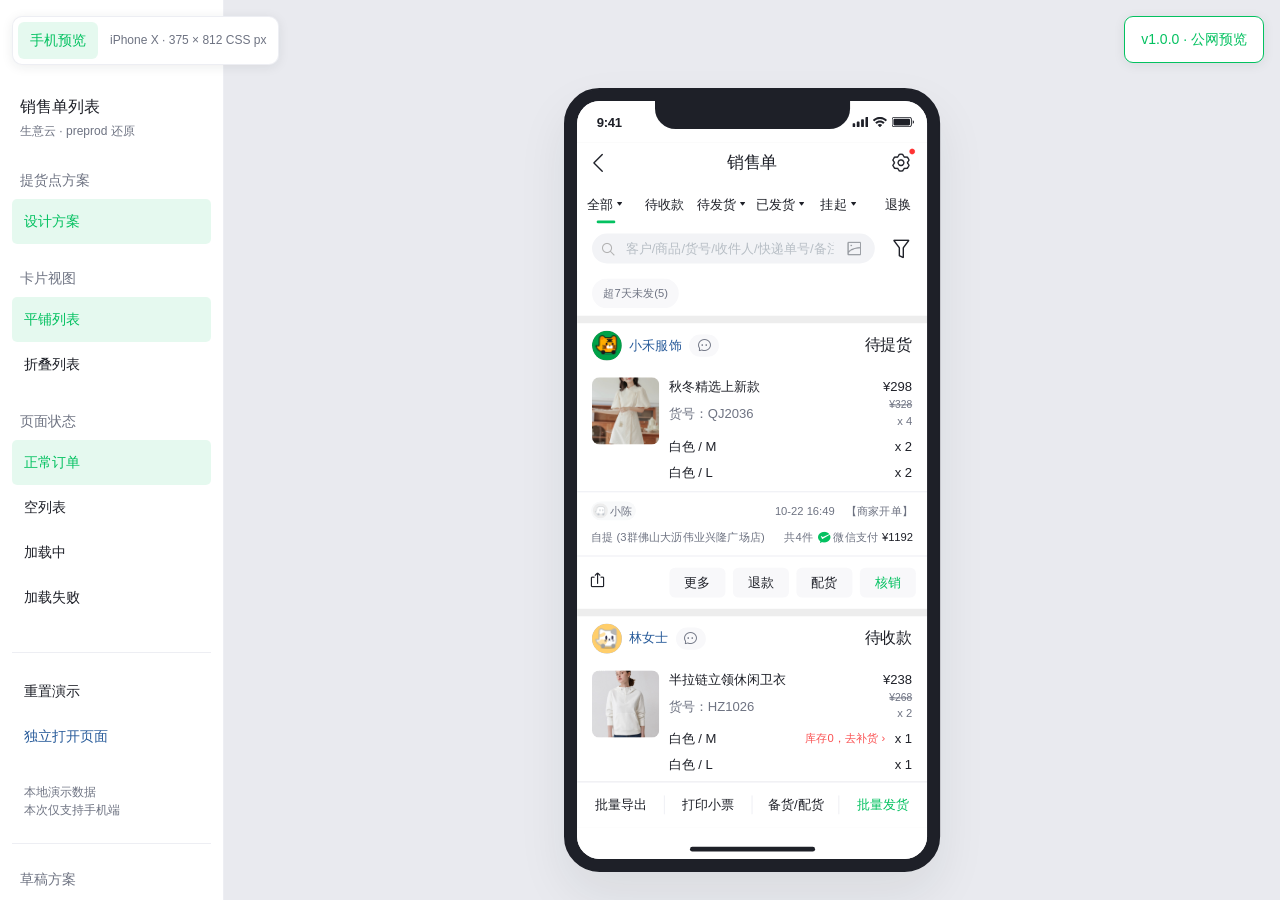
<file: index.html>
<!doctype html>
<html lang="zh-CN">
<head>
  <meta charset="utf-8">
  <meta name="viewport" content="width=device-width, initial-scale=1">
  <title>销售单列表 v1.0.0 · 手机预览</title>
  <link rel="icon" href="data:,">
  <link rel="stylesheet" href="assets/design-system/colors_and_type.css">
  <link rel="stylesheet" href="source/preview.css?rev=pickup-c-default-20261023">
</head>
<body data-preview-shell="phone-only">
  <header class="preview-mode" aria-label="预览方式">
    <button id="menu-toggle" aria-label="展开演示目录" aria-expanded="false" aria-controls="scenes">目录</button>
    <strong>手机预览</strong><span>iPhone X · 375 × 812 CSS px</span>
  </header>
  <div class="version-badge" id="local-version">v1.0.0 · 公网预览</div>
  <aside id="scenes" aria-label="销售单列表演示目录">
    <div class="scene-content">
      <h1>销售单列表</h1><p class="project-line">生意云 · preprod 还原</p>
      <nav aria-label="提货点方案">
        <h2>提货点方案</h2>
        <button data-preview-pickup="c" aria-pressed="true">设计方案</button>
      </nav>
      <nav aria-label="卡片视图">
        <h2>卡片视图</h2>
        <button data-preview-view="flat" aria-pressed="true">平铺列表</button>
        <button data-preview-view="compact" aria-pressed="false">折叠列表</button>
      </nav>
      <nav aria-label="页面状态">
        <h2>页面状态</h2>
        <button data-preview-state="ready" aria-pressed="true">正常订单</button>
        <button data-preview-state="empty" aria-pressed="false">空列表</button>
        <button data-preview-state="loading" aria-pressed="false">加载中</button>
        <button data-preview-state="error" aria-pressed="false">加载失败</button>
      </nav>
      <div class="preview-links">
        <button id="reset">重置演示</button>
        <a id="standalone-link" href="pages/sales-order-list-c.html" target="_blank" rel="noopener">独立打开页面</a>
      </div>
      <p class="local-note">本地演示数据<br>本次仅支持手机端</p>
      <nav class="draft-schemes" aria-label="草稿方案" id="draft-schemes">
        <h2>草稿方案</h2>
        <button data-preview-pickup="a" aria-pressed="false">A 方案 · 紧跟自提右侧</button>
        <button data-preview-pickup="b" aria-pressed="false">B 方案 · 底部独立整行</button>
      </nav>
    </div>
  </aside>
  <main id="canvas" aria-label="手机预览画布">
    <div id="device-stage">
      <div id="device-frame">
        <div id="phone-screen">
          <div class="phone-notch" aria-hidden="true"></div>
          <div class="phone-status" aria-label="模拟iPhone X系统状态栏：9点41分，信号、Wi-Fi和电池">
            <span class="status-time">9:41</span>
            <span class="status-icons"><img src="assets/preview/status-cellular.svg" alt="信号"><img src="assets/preview/status-wifi.svg" alt="Wi-Fi"><img src="assets/preview/status-battery.svg" alt="电量"></span>
          </div>
          <iframe id="preview" title="销售单列表手机预览" src="pages/sales-order-list-c.html?rev=pickup-c-default-20261023"></iframe>
          <div class="phone-home" role="img" aria-label="模拟iPhone X底部手势条"><span></span></div>
        </div>
      </div>
    </div>
  </main>
  <script src="source/preview.js?rev=pickup-c-default-20261023"></script>
</body>
</html>
</file>
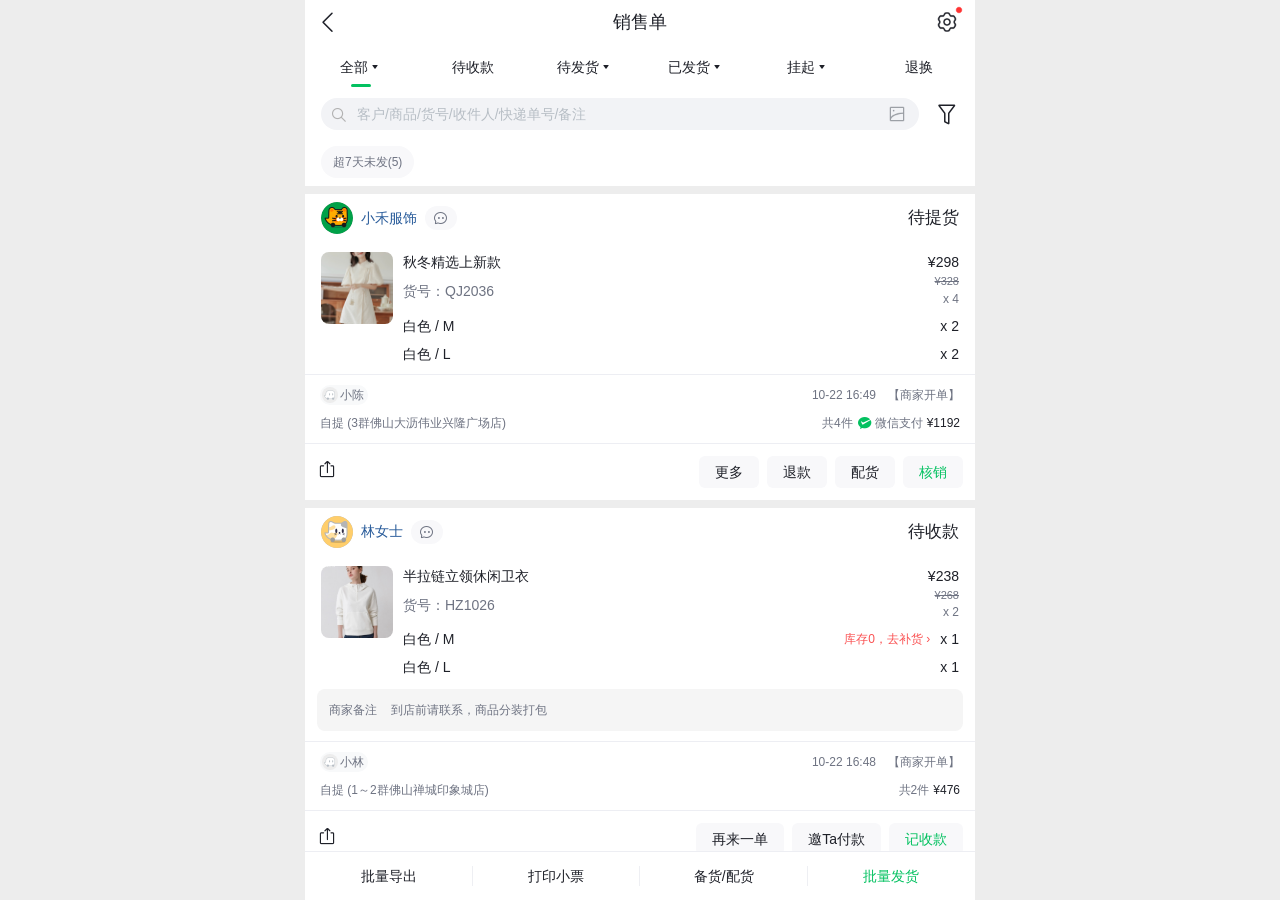
<file: pages/sales-order-list-a.html>
<!doctype html>
<html lang="zh-CN">
<head>
  <meta charset="utf-8">
  <meta name="viewport" content="width=device-width, initial-scale=1, viewport-fit=cover">
  <title>销售单列表 · A方案</title>
  <link rel="icon" href="data:,">
  <!-- 基线：wsxc_order/preprod@a3f8a92。正式路由 src/routes/sales_order_list。 -->
  <link rel="stylesheet" href="../assets/design-system/colors_and_type.css">
  <link rel="stylesheet" href="../assets/font/weui.css">
  <link rel="stylesheet" href="../assets/font/tdui.css">
  <link rel="stylesheet" href="../assets/font/wego-iconfont.css">
  <link rel="stylesheet" href="../source/scene.css?rev=pickup-natural-wrap-20261023">
</head>
<body data-pickup-variant="a">
  <div class="layout-page" data-component="layout-page" id="list-page" data-prototype="本地样例订单，不连接真实服务">
    <header class="layout-page__top" id="toolbar">
      <div class="source-navbar" data-source-component="HeaderNavBar"><button data-action="root-back" aria-label="返回"><i class="wego-iconfont-s icon-fanhui" aria-hidden="true"></i></button><h1>销售单</h1><button data-action="settings" aria-label="销售单设置"><img src="../assets/image/order_setting_dot.png" alt=""></button></div>
      <nav class="source-tabs" role="tablist" aria-label="销售单状态" data-source-component="SwiperNav" id="tabs"></nav>
      <div class="search-toolbar">
        <div class="weui_search_bar weui_search_focusing f-vc" data-source-component="SearchFilter">
          <form class="weui_search_outer" id="search-form" action="">
            <div class="weui_search_inner f-flex f-vc">
              <button type="submit" class="search-icon" aria-label="搜索"><i class="weui_icon_search" aria-hidden="true"></i></button>
              <span id="search-type-label" hidden></span><input id="search-input" class="weui_search_input f-flex-1" type="search" maxlength="60" placeholder="客户/商品/货号/收件人/快递单号/备注" aria-label="搜索销售单" autocomplete="off">
              <button type="button" id="image-search" data-action="image-search" aria-label="以图搜图"><img src="../assets/image/icon-search.png" alt=""></button>
              <button type="button" id="clear-search" data-action="clear-search" aria-label="清除搜索" hidden><i class="weui_icon_clear" aria-hidden="true"></i></button>
            </div>
          </form>
        </div>
        <button type="button" class="source-filter" id="open-filter" data-action="open-filter" aria-label="筛选"><i class="wego-iconfont-s icon-shaixuan" aria-hidden="true"></i></button>
      </div>
      <div id="quick-filters" class="quick-filter-bar" data-prototype="快捷标签及数量为本地模拟接口返回"></div>
    </header>
    <main class="layout-page__body">
      <div id="list-scroll" class="layout-scroll" tabindex="-1">
        <div id="filter-summary" class="weui_cells_title f12" hidden></div>
        <div id="orders" role="tabpanel" aria-label="销售单列表" aria-live="polite"></div>
        <div id="list-status"></div>
      </div>
    </main>
    <footer class="layout-page__bottom" id="batch-bar" data-source-component="FlexNavBar" hidden></footer>
  </div>
  <div id="filter-layer" class="filter-layer" data-state="closed" hidden>
    <button class="source-mask" data-action="cancel-filter" aria-label="取消筛选"></button>
    <aside class="filter-panel" role="dialog" aria-modal="true" aria-label="筛选" data-source-component="FilterFrame">
      <div class="filter-scroll">
        <div class="weui_cells_title">时间区间</div>
        <div class="weui_cells f14">
          <label class="weui_cell date-row"><span class="weui_cell_bd weui_cell_primary">起始时间</span><input type="date" id="start-date" aria-label="起始时间"></label>
          <label class="weui_cell date-row"><span class="weui_cell_bd weui_cell_primary">结束时间</span><input type="date" id="end-date" aria-label="结束时间"></label>
        </div>
        <div id="extra-filter-groups"></div>
        <div class="weui_cells_title">来源</div><div id="source-options" class="filter-tags"></div>
        <div class="weui_cells_title">客户</div><div id="customer-options" class="filter-tags"></div>
      </div>
      <div class="filter-actions"><button class="weui_btn weui_btn_default" data-action="reset-filter">重置</button><button class="weui_btn weui_btn_primary" data-action="apply-filter">确定</button></div>
    </aside>
  </div>
  <div id="secondary-scrim" class="secondary-scrim" hidden></div>
  <section id="secondary" class="secondary" role="region" aria-label="订单预览" data-state="closed" hidden></section>
  <div id="dialog-root" class="weui_dialog_confirm" hidden data-source-component="Confirm"></div>
  <div id="sheet-root" class="sheet-root" data-state="closed" hidden data-source-component="ActionSheet"></div>
  <div id="menu-root" class="menu-layer" hidden data-source-component="Menu"></div>
  <div id="search-types" class="search-type-layer" hidden data-source-component="SearchFilter.typeList"></div>
  <div id="toast" class="source-toast" role="status" hidden></div>
  <script src="../source/scene.js?rev=pickup-natural-wrap-20261023"></script>
</body>
</html>
</file>
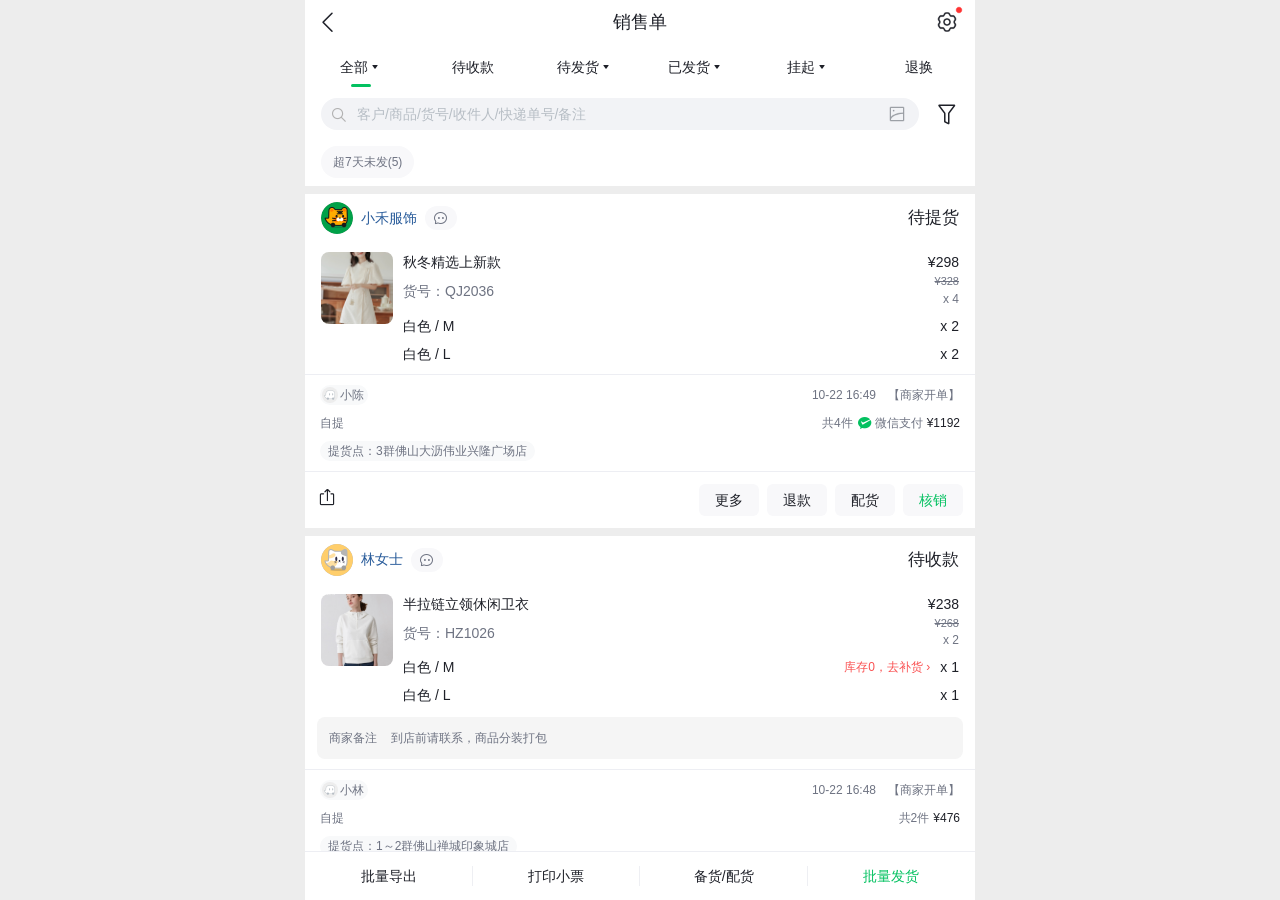
<file: pages/sales-order-list-b.html>
<!doctype html>
<html lang="zh-CN">
<head>
  <meta charset="utf-8">
  <meta name="viewport" content="width=device-width, initial-scale=1, viewport-fit=cover">
  <title>销售单列表 · B方案</title>
  <link rel="icon" href="data:,">
  <!-- 基线：wsxc_order/preprod@a3f8a92。正式路由 src/routes/sales_order_list。 -->
  <link rel="stylesheet" href="../assets/design-system/colors_and_type.css">
  <link rel="stylesheet" href="../assets/font/weui.css">
  <link rel="stylesheet" href="../assets/font/tdui.css">
  <link rel="stylesheet" href="../assets/font/wego-iconfont.css">
  <link rel="stylesheet" href="../source/scene.css?rev=pickup-natural-wrap-20261023">
</head>
<body data-pickup-variant="b">
  <div class="layout-page" data-component="layout-page" id="list-page" data-prototype="本地样例订单，不连接真实服务">
    <header class="layout-page__top" id="toolbar">
      <div class="source-navbar" data-source-component="HeaderNavBar"><button data-action="root-back" aria-label="返回"><i class="wego-iconfont-s icon-fanhui" aria-hidden="true"></i></button><h1>销售单</h1><button data-action="settings" aria-label="销售单设置"><img src="../assets/image/order_setting_dot.png" alt=""></button></div>
      <nav class="source-tabs" role="tablist" aria-label="销售单状态" data-source-component="SwiperNav" id="tabs"></nav>
      <div class="search-toolbar">
        <div class="weui_search_bar weui_search_focusing f-vc" data-source-component="SearchFilter">
          <form class="weui_search_outer" id="search-form" action="">
            <div class="weui_search_inner f-flex f-vc">
              <button type="submit" class="search-icon" aria-label="搜索"><i class="weui_icon_search" aria-hidden="true"></i></button>
              <span id="search-type-label" hidden></span><input id="search-input" class="weui_search_input f-flex-1" type="search" maxlength="60" placeholder="客户/商品/货号/收件人/快递单号/备注" aria-label="搜索销售单" autocomplete="off">
              <button type="button" id="image-search" data-action="image-search" aria-label="以图搜图"><img src="../assets/image/icon-search.png" alt=""></button>
              <button type="button" id="clear-search" data-action="clear-search" aria-label="清除搜索" hidden><i class="weui_icon_clear" aria-hidden="true"></i></button>
            </div>
          </form>
        </div>
        <button type="button" class="source-filter" id="open-filter" data-action="open-filter" aria-label="筛选"><i class="wego-iconfont-s icon-shaixuan" aria-hidden="true"></i></button>
      </div>
      <div id="quick-filters" class="quick-filter-bar" data-prototype="快捷标签及数量为本地模拟接口返回"></div>
    </header>
    <main class="layout-page__body">
      <div id="list-scroll" class="layout-scroll" tabindex="-1">
        <div id="filter-summary" class="weui_cells_title f12" hidden></div>
        <div id="orders" role="tabpanel" aria-label="销售单列表" aria-live="polite"></div>
        <div id="list-status"></div>
      </div>
    </main>
    <footer class="layout-page__bottom" id="batch-bar" data-source-component="FlexNavBar" hidden></footer>
  </div>
  <div id="filter-layer" class="filter-layer" data-state="closed" hidden>
    <button class="source-mask" data-action="cancel-filter" aria-label="取消筛选"></button>
    <aside class="filter-panel" role="dialog" aria-modal="true" aria-label="筛选" data-source-component="FilterFrame">
      <div class="filter-scroll">
        <div class="weui_cells_title">时间区间</div>
        <div class="weui_cells f14">
          <label class="weui_cell date-row"><span class="weui_cell_bd weui_cell_primary">起始时间</span><input type="date" id="start-date" aria-label="起始时间"></label>
          <label class="weui_cell date-row"><span class="weui_cell_bd weui_cell_primary">结束时间</span><input type="date" id="end-date" aria-label="结束时间"></label>
        </div>
        <div id="extra-filter-groups"></div>
        <div class="weui_cells_title">来源</div><div id="source-options" class="filter-tags"></div>
        <div class="weui_cells_title">客户</div><div id="customer-options" class="filter-tags"></div>
      </div>
      <div class="filter-actions"><button class="weui_btn weui_btn_default" data-action="reset-filter">重置</button><button class="weui_btn weui_btn_primary" data-action="apply-filter">确定</button></div>
    </aside>
  </div>
  <div id="secondary-scrim" class="secondary-scrim" hidden></div>
  <section id="secondary" class="secondary" role="region" aria-label="订单预览" data-state="closed" hidden></section>
  <div id="dialog-root" class="weui_dialog_confirm" hidden data-source-component="Confirm"></div>
  <div id="sheet-root" class="sheet-root" data-state="closed" hidden data-source-component="ActionSheet"></div>
  <div id="menu-root" class="menu-layer" hidden data-source-component="Menu"></div>
  <div id="search-types" class="search-type-layer" hidden data-source-component="SearchFilter.typeList"></div>
  <div id="toast" class="source-toast" role="status" hidden></div>
  <script src="../source/scene.js?rev=pickup-natural-wrap-20261023"></script>
</body>
</html>
</file>
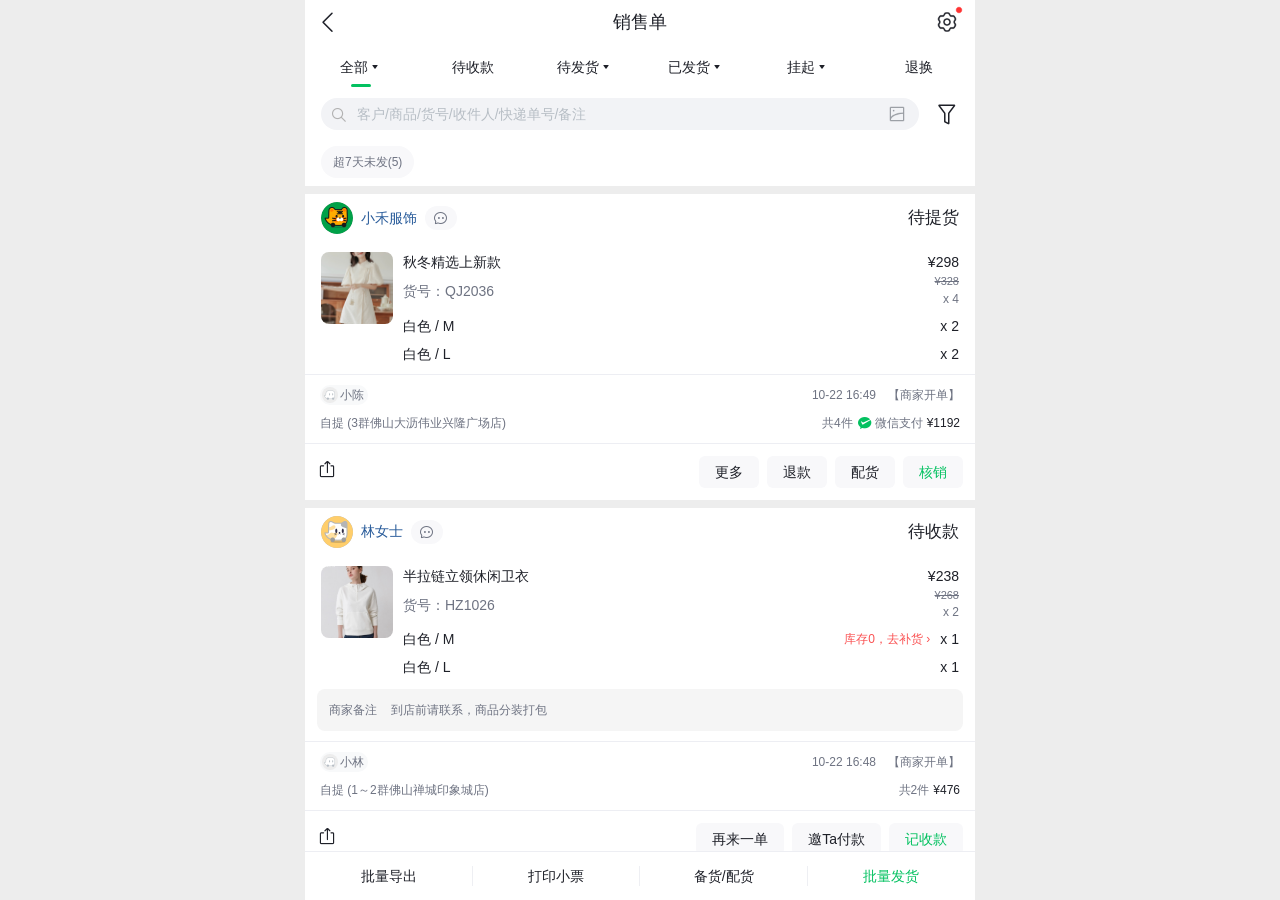
<file: pages/sales-order-list-c.html>
<!doctype html>
<html lang="zh-CN">
<head>
  <meta charset="utf-8">
  <meta name="viewport" content="width=device-width, initial-scale=1, viewport-fit=cover">
  <title>销售单列表 · C方案</title>
  <link rel="icon" href="data:,">
  <!-- 基线：wsxc_order/preprod@a3f8a92。正式路由 src/routes/sales_order_list。 -->
  <link rel="stylesheet" href="../assets/design-system/colors_and_type.css">
  <link rel="stylesheet" href="../assets/font/weui.css">
  <link rel="stylesheet" href="../assets/font/tdui.css">
  <link rel="stylesheet" href="../assets/font/wego-iconfont.css">
  <link rel="stylesheet" href="../source/scene.css?rev=pickup-natural-wrap-20261023">
</head>
<body data-pickup-variant="c">
  <div class="layout-page" data-component="layout-page" id="list-page" data-prototype="本地样例订单，不连接真实服务">
    <header class="layout-page__top" id="toolbar">
      <div class="source-navbar" data-source-component="HeaderNavBar"><button data-action="root-back" aria-label="返回"><i class="wego-iconfont-s icon-fanhui" aria-hidden="true"></i></button><h1>销售单</h1><button data-action="settings" aria-label="销售单设置"><img src="../assets/image/order_setting_dot.png" alt=""></button></div>
      <nav class="source-tabs" role="tablist" aria-label="销售单状态" data-source-component="SwiperNav" id="tabs"></nav>
      <div class="search-toolbar">
        <div class="weui_search_bar weui_search_focusing f-vc" data-source-component="SearchFilter">
          <form class="weui_search_outer" id="search-form" action="">
            <div class="weui_search_inner f-flex f-vc">
              <button type="submit" class="search-icon" aria-label="搜索"><i class="weui_icon_search" aria-hidden="true"></i></button>
              <span id="search-type-label" hidden></span><input id="search-input" class="weui_search_input f-flex-1" type="search" maxlength="60" placeholder="客户/商品/货号/收件人/快递单号/备注" aria-label="搜索销售单" autocomplete="off">
              <button type="button" id="image-search" data-action="image-search" aria-label="以图搜图"><img src="../assets/image/icon-search.png" alt=""></button>
              <button type="button" id="clear-search" data-action="clear-search" aria-label="清除搜索" hidden><i class="weui_icon_clear" aria-hidden="true"></i></button>
            </div>
          </form>
        </div>
        <button type="button" class="source-filter" id="open-filter" data-action="open-filter" aria-label="筛选"><i class="wego-iconfont-s icon-shaixuan" aria-hidden="true"></i></button>
      </div>
      <div id="quick-filters" class="quick-filter-bar" data-prototype="快捷标签及数量为本地模拟接口返回"></div>
    </header>
    <main class="layout-page__body">
      <div id="list-scroll" class="layout-scroll" tabindex="-1">
        <div id="filter-summary" class="weui_cells_title f12" hidden></div>
        <div id="orders" role="tabpanel" aria-label="销售单列表" aria-live="polite"></div>
        <div id="list-status"></div>
      </div>
    </main>
    <footer class="layout-page__bottom" id="batch-bar" data-source-component="FlexNavBar" hidden></footer>
  </div>
  <div id="filter-layer" class="filter-layer" data-state="closed" hidden>
    <button class="source-mask" data-action="cancel-filter" aria-label="取消筛选"></button>
    <aside class="filter-panel" role="dialog" aria-modal="true" aria-label="筛选" data-source-component="FilterFrame">
      <div class="filter-scroll">
        <div class="weui_cells_title">时间区间</div>
        <div class="weui_cells f14">
          <label class="weui_cell date-row"><span class="weui_cell_bd weui_cell_primary">起始时间</span><input type="date" id="start-date" aria-label="起始时间"></label>
          <label class="weui_cell date-row"><span class="weui_cell_bd weui_cell_primary">结束时间</span><input type="date" id="end-date" aria-label="结束时间"></label>
        </div>
        <div id="extra-filter-groups"></div>
        <div class="weui_cells_title">来源</div><div id="source-options" class="filter-tags"></div>
        <div class="weui_cells_title">客户</div><div id="customer-options" class="filter-tags"></div>
      </div>
      <div class="filter-actions"><button class="weui_btn weui_btn_default" data-action="reset-filter">重置</button><button class="weui_btn weui_btn_primary" data-action="apply-filter">确定</button></div>
    </aside>
  </div>
  <div id="secondary-scrim" class="secondary-scrim" hidden></div>
  <section id="secondary" class="secondary" role="region" aria-label="订单预览" data-state="closed" hidden></section>
  <div id="dialog-root" class="weui_dialog_confirm" hidden data-source-component="Confirm"></div>
  <div id="sheet-root" class="sheet-root" data-state="closed" hidden data-source-component="ActionSheet"></div>
  <div id="menu-root" class="menu-layer" hidden data-source-component="Menu"></div>
  <div id="search-types" class="search-type-layer" hidden data-source-component="SearchFilter.typeList"></div>
  <div id="toast" class="source-toast" role="status" hidden></div>
  <script src="../source/scene.js?rev=pickup-natural-wrap-20261023"></script>
</body>
</html>
</file>
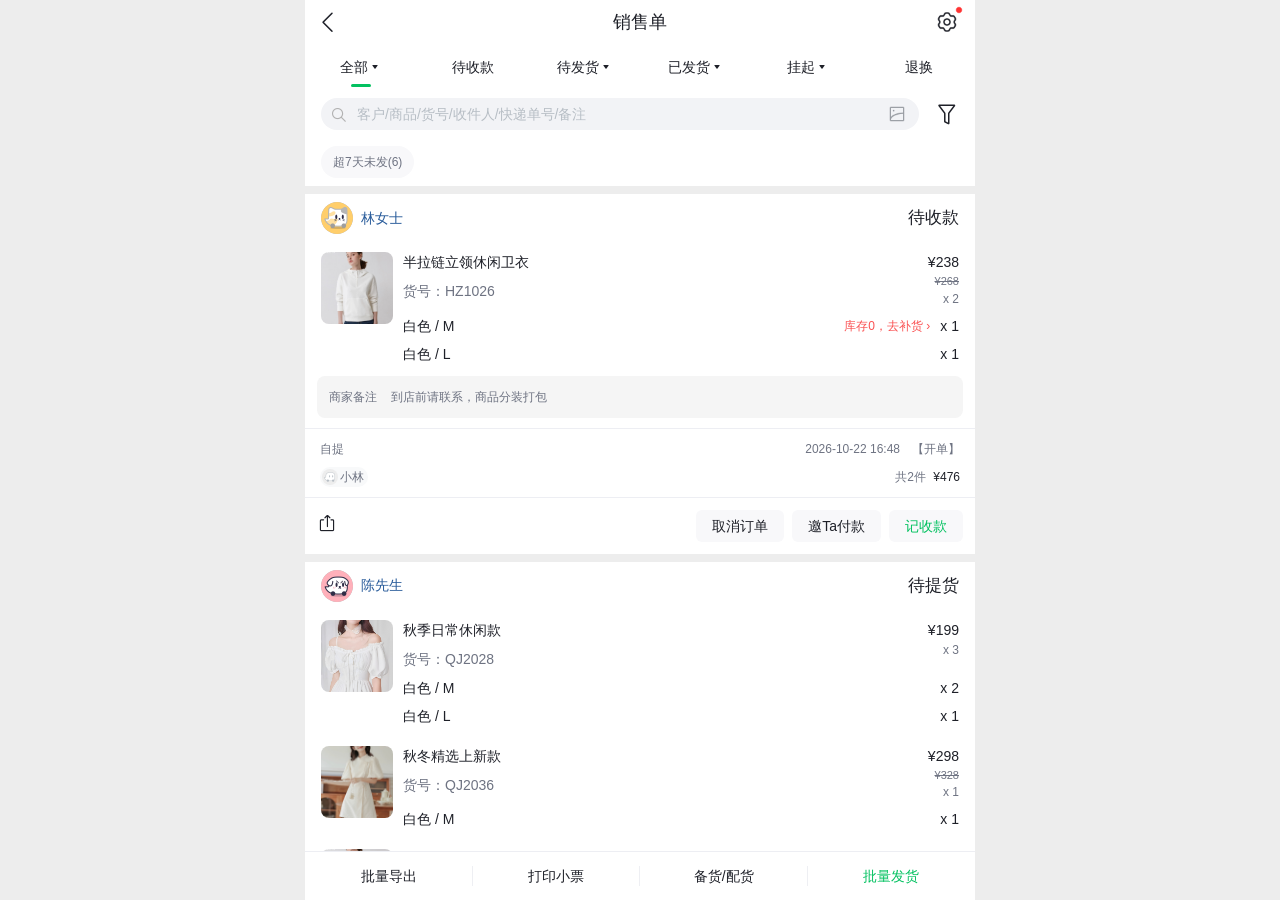
<file: pages/sales-order-list.html>
<!doctype html>
<html lang="zh-CN">
<head>
  <meta charset="utf-8">
  <meta name="viewport" content="width=device-width, initial-scale=1, viewport-fit=cover">
  <title>销售单</title>
  <link rel="icon" href="data:,">
  <!-- 基线：wsxc_order/preprod@a3f8a92。正式路由 src/routes/sales_order_list。 -->
  <link rel="stylesheet" href="../assets/design-system/colors_and_type.css">
  <link rel="stylesheet" href="../assets/font/weui.css">
  <link rel="stylesheet" href="../assets/font/tdui.css">
  <link rel="stylesheet" href="../assets/font/wego-iconfont.css">
  <link rel="stylesheet" href="../source/scene.css?rev=status-text100-20261023">
</head>
<body>
  <div class="layout-page" data-component="layout-page" id="list-page" data-prototype="本地样例订单，不连接真实服务">
    <header class="layout-page__top" id="toolbar">
      <div class="source-navbar" data-source-component="HeaderNavBar"><button data-action="root-back" aria-label="返回"><i class="wego-iconfont-s icon-fanhui" aria-hidden="true"></i></button><h1>销售单</h1><button data-action="settings" aria-label="销售单设置"><img src="../assets/image/order_setting_dot.png" alt=""></button></div>
      <nav class="source-tabs" role="tablist" aria-label="销售单状态" data-source-component="SwiperNav" id="tabs"></nav>
      <div class="search-toolbar">
        <div class="weui_search_bar weui_search_focusing f-vc" data-source-component="SearchFilter">
          <form class="weui_search_outer" id="search-form" action="">
            <div class="weui_search_inner f-flex f-vc">
              <button type="submit" class="search-icon" aria-label="搜索"><i class="weui_icon_search" aria-hidden="true"></i></button>
              <span id="search-type-label" hidden></span><input id="search-input" class="weui_search_input f-flex-1" type="search" maxlength="60" placeholder="客户/商品/货号/收件人/快递单号/备注" aria-label="搜索销售单" autocomplete="off">
              <button type="button" id="image-search" data-action="image-search" aria-label="以图搜图"><img src="../assets/image/icon-search.png" alt=""></button>
              <button type="button" id="clear-search" data-action="clear-search" aria-label="清除搜索" hidden><i class="weui_icon_clear" aria-hidden="true"></i></button>
            </div>
          </form>
        </div>
        <button type="button" class="source-filter" id="open-filter" data-action="open-filter" aria-label="筛选"><i class="wego-iconfont-s icon-shaixuan" aria-hidden="true"></i></button>
      </div>
      <div id="quick-filters" class="quick-filter-bar" data-prototype="快捷标签及数量为本地模拟接口返回"></div>
    </header>
    <main class="layout-page__body">
      <div id="list-scroll" class="layout-scroll" tabindex="-1">
        <div id="filter-summary" class="weui_cells_title f12" hidden></div>
        <div id="orders" role="tabpanel" aria-label="销售单列表" aria-live="polite"></div>
        <div id="list-status"></div>
      </div>
    </main>
    <footer class="layout-page__bottom" id="batch-bar" data-source-component="FlexNavBar" hidden></footer>
  </div>
  <div id="filter-layer" class="filter-layer" data-state="closed" hidden>
    <button class="source-mask" data-action="cancel-filter" aria-label="取消筛选"></button>
    <aside class="filter-panel" role="dialog" aria-modal="true" aria-label="筛选" data-source-component="FilterFrame">
      <div class="filter-scroll">
        <div class="weui_cells_title">时间区间</div>
        <div class="weui_cells f14">
          <label class="weui_cell date-row"><span class="weui_cell_bd weui_cell_primary">起始时间</span><input type="date" id="start-date" aria-label="起始时间"></label>
          <label class="weui_cell date-row"><span class="weui_cell_bd weui_cell_primary">结束时间</span><input type="date" id="end-date" aria-label="结束时间"></label>
        </div>
        <div id="extra-filter-groups"></div>
        <div class="weui_cells_title">来源</div><div id="source-options" class="filter-tags"></div>
        <div class="weui_cells_title">客户</div><div id="customer-options" class="filter-tags"></div>
      </div>
      <div class="filter-actions"><button class="weui_btn weui_btn_default" data-action="reset-filter">重置</button><button class="weui_btn weui_btn_primary" data-action="apply-filter">确定</button></div>
    </aside>
  </div>
  <div id="secondary-scrim" class="secondary-scrim" hidden></div>
  <section id="secondary" class="secondary" role="region" aria-label="订单预览" data-state="closed" hidden></section>
  <div id="dialog-root" class="weui_dialog_confirm" hidden data-source-component="Confirm"></div>
  <div id="sheet-root" class="sheet-root" data-state="closed" hidden data-source-component="ActionSheet"></div>
  <div id="menu-root" class="menu-layer" hidden data-source-component="Menu"></div>
  <div id="search-types" class="search-type-layer" hidden data-source-component="SearchFilter.typeList"></div>
  <div id="toast" class="source-toast" role="status" hidden></div>
  <script src="../source/scene.js?rev=pickup-copy-20261023"></script>
</body>
</html>
</file>
<file: assets/design-system/colors_and_type.css>
/**
 * Wego design system tokens v2.
 * Source of truth for mobile, WeChat-ecosystem, ecommerce/tool UI.
 *
 * Architecture:
 * - PDF / Kuikly names are the public color and font token API.
 * - number tokens remain separate for WegoKeyboard N9 numeric typography.
 * - No legacy semantic color/font token layer is retained.
 */

/* WegoKeyboard N9 数字字体 */
@font-face {
  font-family: "WegoKeyboard N9";
  src: url('assets/fonts/WegoKeyboardN9-Regular.otf') format('opentype');
  font-weight: 400;
  font-style: normal;
  font-display: swap;
}
@font-face {
  font-family: "WegoKeyboard N9";
  src: url('assets/fonts/WegoKeyboardN9-Medium.otf') format('opentype');
  font-weight: 500;
  font-style: normal;
  font-display: swap;
}
@font-face {
  font-family: "WegoKeyboard N9";
  src: url('assets/fonts/WegoKeyboardN9-Bold.otf') format('opentype');
  font-weight: 600;
  font-style: normal;
  font-display: swap;
}

:root {








  /* PDF / Kuikly color tokens */
  --text_100: #1e2028;
  --text_80: #6e7382;
  --text_30: #b7bec5;
  --bg_line_08: rgba(32, 47, 100, 0.08);
  --bg_100: #ededed;
  --bg_white_100: #ffffff;
  --bg_white_40: rgba(255, 255, 255, 0.40);
  --bg_white_10: rgba(255, 255, 255, 0.10);
  --bg_gray_03: rgba(32, 47, 100, 0.03);
  --bg_gray_06: rgba(32, 47, 100, 0.06);
  --bg_gray_10: rgba(32, 47, 100, 0.10);
  --bg_gray_36: rgba(12, 33, 63, 0.36);
  --bg_gray_03_pack: #f8f9fa;
  --bg_gray_06_pack: #f2f3f6;
  --bg_gray_10_pack: #e9eaef;
  --bg_bar_80: rgba(246, 246, 246, 0.80);
  --bg_bar_100: #f6f6f6;
  --bg_toast_96: rgba(63, 67, 71, 0.96);
  --bg_modal_20: rgba(30, 32, 40, 0.20);
  --bg_modal_30: rgba(30, 32, 40, 0.30);
  --bg_modal_40: rgba(30, 32, 40, 0.40);
  --bg_modal_60: rgba(30, 32, 40, 0.60);
  --bg_modal_80: rgba(30, 32, 40, 0.80);
  --bg_shadow_04: rgba(30, 32, 40, 0.04);
  --bg_shadow_08: rgba(30, 32, 40, 0.08);
  --text_link_100: #285b9a;
  --green_1_100: #03c160;
  --green_1_80: rgba(3, 193, 96, 0.80);
  --green_1_60: rgba(3, 193, 96, 0.60);
  --green_1_20: rgba(3, 193, 96, 0.20);
  --green_1_10: rgba(3, 193, 96, 0.10);
  --yellow_1_100: #fa9d3b;
  --yellow_1_80: rgba(250, 157, 59, 0.80);
  --yellow_1_60: rgba(250, 157, 59, 0.60);
  --yellow_1_20: rgba(250, 157, 59, 0.20);
  --yellow_1_10: rgba(250, 157, 59, 0.10);
  --red_100: #fa5051;
  --red_80: rgba(250, 80, 81, 0.80);
  --red_60: rgba(250, 80, 81, 0.60);
  --red_20: rgba(250, 80, 81, 0.20);
  --red_10: rgba(250, 80, 81, 0.10);
  --orange_100: #ff6045;
  --orange_80: rgba(255, 96, 69, 0.80);
  --orange_60: rgba(255, 96, 69, 0.60);
  --orange_20: rgba(255, 96, 69, 0.20);
  --orange_10: rgba(255, 96, 69, 0.10);
  --yellow_2_100: #ffc300;
  --yellow_2_80: rgba(255, 195, 0, 0.80);
  --yellow_2_60: rgba(255, 195, 0, 0.60);
  --yellow_2_20: rgba(255, 195, 0, 0.20);
  --yellow_2_10: rgba(255, 195, 0, 0.10);
  --green_2_100: #00c777;
  --green_2_80: rgba(0, 199, 119, 0.80);
  --green_2_60: rgba(0, 199, 119, 0.60);
  --green_2_20: rgba(0, 199, 119, 0.20);
  --green_2_10: rgba(0, 199, 119, 0.10);
  --blue_100: #208bf1;
  --blue_80: rgba(32, 139, 241, 0.80);
  --blue_60: rgba(32, 139, 241, 0.60);
  --blue_20: rgba(32, 139, 241, 0.20);
  --blue_10: rgba(32, 139, 241, 0.10);
  --purple_100: #6367f0;
  --purple_80: rgba(99, 103, 240, 0.80);
  --purple_60: rgba(99, 103, 240, 0.60);
  --purple_20: rgba(99, 103, 240, 0.20);
  --purple_10: rgba(99, 103, 240, 0.10);
  --gold_100: #c79a56;
  --gold_80: rgba(199, 154, 86, 0.80);
  --gold_60: rgba(199, 154, 86, 0.60);
  --gold_20: rgba(199, 154, 86, 0.20);
  --gold_10: rgba(199, 154, 86, 0.10);
  --transparent: transparent;

  /* PDF / Kuikly font tokens */
  --Font22-font-family: -apple-system, BlinkMacSystemFont, "PingFang SC", "Helvetica Neue", Arial, sans-serif;
  --Font22-font-size: 22px;
  --Font22-normal-font-weight: 400;
  --Font22-medium-font-weight: 500;
  --Font22-line-height: 33px;
  --Font18-font-family: -apple-system, BlinkMacSystemFont, "PingFang SC", "Helvetica Neue", Arial, sans-serif;
  --Font18-font-size: 18px;
  --Font18-normal-font-weight: 400;
  --Font18-medium-font-weight: 500;
  --Font18-line-height: 27px;
  --Font16-font-family: -apple-system, BlinkMacSystemFont, "PingFang SC", "Helvetica Neue", Arial, sans-serif;
  --Font16-font-size: 16px;
  --Font16-normal-font-weight: 400;
  --Font16-medium-font-weight: 500;
  --Font16-line-height: 24px;
  --Font14-font-family: -apple-system, BlinkMacSystemFont, "PingFang SC", "Helvetica Neue", Arial, sans-serif;
  --Font14-font-size: 14px;
  --Font14-normal-font-weight: 400;
  --Font14-medium-font-weight: 500;
  --Font14-line-height: 21px;
  --Font12-font-family: -apple-system, BlinkMacSystemFont, "PingFang SC", "Helvetica Neue", Arial, sans-serif;
  --Font12-font-size: 12px;
  --Font12-normal-font-weight: 400;
  --Font12-medium-font-weight: 500;
  --Font12-line-height: 18px;
  --Font10-font-family: -apple-system, BlinkMacSystemFont, "PingFang SC", "Helvetica Neue", Arial, sans-serif;
  --Font10-font-size: 10px;
  --Font10-normal-font-weight: 400;
  --Font10-medium-font-weight: 500;
  --Font10-line-height: 14px;
  --font-family-icon: "wego-iconfont-s", sans-serif;

  /* number */
  --number-sm-font-family: "WegoKeyboard N9", "DIN Alternate", "SF Pro Display", -apple-system, BlinkMacSystemFont, sans-serif;
  --number-sm-font-size: 12px;
  --number-sm-font-weight: 500;
  --number-sm-line-height: 16px;
  --number-md-font-family: "WegoKeyboard N9", "DIN Alternate", "SF Pro Display", -apple-system, BlinkMacSystemFont, sans-serif;
  --number-md-font-size: 14px;
  --number-md-font-weight: 500;
  --number-md-line-height: 18px;
  --number-lg-font-family: "WegoKeyboard N9", "DIN Alternate", "SF Pro Display", -apple-system, BlinkMacSystemFont, sans-serif;
  --number-lg-font-size: 16px;
  --number-lg-font-weight: 500;
  --number-lg-line-height: 20px;
  --number-lg2-font-family: "WegoKeyboard N9", "DIN Alternate", "SF Pro Display", -apple-system, BlinkMacSystemFont, sans-serif;
  --number-lg2-font-size: 18px;
  --number-lg2-font-weight: 500;
  --number-lg2-line-height: 24px;
  --number-xl-font-family: "WegoKeyboard N9", "DIN Alternate", "SF Pro Display", -apple-system, BlinkMacSystemFont, sans-serif;
  --number-xl-font-size: 20px;
  --number-xl-font-weight: 500;
  --number-xl-line-height: 24px;
  --number-xxl-font-family: "WegoKeyboard N9", "DIN Alternate", "SF Pro Display", -apple-system, BlinkMacSystemFont, sans-serif;
  --number-xxl-font-size: 24px;
  --number-xxl-font-weight: 500;
  --number-xxl-line-height: 30px;
  --number-display-font-family: "WegoKeyboard N9", "DIN Alternate", "SF Pro Display", -apple-system, BlinkMacSystemFont, sans-serif;
  --number-display-font-size: 32px;
  --number-display-font-weight: 500;
  --number-display-line-height: 38px;
  --number-fallback-font-family: "DIN Alternate", "SF Pro Display", -apple-system, BlinkMacSystemFont, sans-serif;

  /* radius */
  --radius-0: 0px;
  --radius-4: 4px;
  --radius-6: 6px;
  --radius-8: 8px;
  --radius-12: 12px;
  --radius-16: 16px;
  --radius-full: 999px;

  /* spacing */
  --spacer-0: 0px;
  --spacer-2: 2px;
  --spacer-4: 4px;
  --spacer-6: 6px;
  --spacer-8: 8px;
  --spacer-10: 10px;
  --spacer-12: 12px;
  --spacer-14: 14px;
  --spacer-16: 16px;
  --spacer-20: 20px;
  --spacer-24: 24px;
  --spacer-32: 32px;
  --spacer-40: 40px;
  --spacer-48: 48px;
  --spacer-72: 72px;

  /* size */
  --size-10: 10px;
  --size-12: 12px;
  --size-16: 16px;
  --size-20: 20px;
  --size-24: 24px;
  --size-28: 28px;
  --size-32: 32px;
  --size-36: 36px;
  --size-40: 40px;
  --size-48: 48px;
  --size-56: 56px;
  --size-64: 64px;
  --size-72: 72px;
  --size-76: 76px;
  --size-96: 96px;
  --size-104: 104px;

  /* stroke */
  --stroke-0: 0px;
  --stroke-hairline: 0.5px;
  --stroke-1: 1px;
  --stroke-strong: 1.5px;
  --stroke-icon: 1.5px;
  --stroke-icon-strong: 2.25px;
  --stroke-style-solid: solid;
  --stroke-style-dashed: dashed;
  --stroke-style-none: none;

  /* shadow */
  --shadow-none: none;
  --shadow-xs: 0px 1px 4px 0px rgba(30, 32, 40, 0.04);
  --shadow-sm: 0px 2px 8px 0px rgba(30, 32, 40, 0.06);
  --shadow-md: 0px 4px 16px 0px rgba(30, 32, 40, 0.08);
  --shadow-lg: 0px 8px 32px 0px rgba(30, 32, 40, 0.12);
  --shadow-xl: 0px 12px 48px 0px rgba(30, 32, 40, 0.16);
  --shadow-control-thumb: 0 2px 4px rgba(0, 0, 0, 0.12), 0 0 0 0.5px rgba(0, 0, 0, 0.04);

  /* motion */
  --duration-instant: 0ms;
  --duration-fast: 150ms;
  --duration-normal: 250ms;
  --duration-slow: 350ms;
  --duration-xslow: 500ms;
  --ease-standard: cubic-bezier(0.4, 0, 0.2, 1);
  --ease-enter: cubic-bezier(0, 0, 0.2, 1);
  --ease-exit: cubic-bezier(0.4, 0, 1, 1);
  --ease-emphasized: cubic-bezier(0.2, 0, 0, 1);
  --ease-linear: linear;

  /* touch */
  --touch-min: 40px;
  --touch-default: 44px;
  --touch-comfortable: 48px;

  /* zIndex */
  --z-base: 0;
  --z-raised: 10;
  --z-sticky: 100;
  --z-dropdown: 200;
  --z-popover: 300;
  --z-scene: 400;
  --z-overlay: 500;
  --z-modal: 600;
  --z-toast: 700;
  --z-critical: 900;

  /* blur */
  --blur-none: 0px;
  --blur-xs: 4px;
  --blur-sm: 8px;
  --blur-md: 16px;
  --blur-frosted: 20px;
  --blur-lg: 24px;
  --blur-xl: 32px;
  --blur-frosted-live: 40px;

  /* layout */
  --layout-page-margin-m0: 0px;
  --layout-page-margin-m8: 8px;
  --layout-page-margin-m32: 32px;
  --layout-group-g1-inside: 0px;
  --layout-group-g1-outside: 16px;
  --layout-group-g2-inside: 8px;
  --layout-group-g2-outside: 32px;
  --layout-list-padding: 16px;
  --layout-list-info-gap: 24px;
  --layout-card-padding-sm: 16px;
  --layout-card-padding-lg: 32px;
  --layout-info-unit-it-gap: 4px;
  --layout-info-unit-tt-gap: 4px;
  --layout-info-unit-tp-gap: 8px;
  --layout-info-unit-bt-gap: 8px;
  --layout-hit-min: 40px;
  --layout-hit-icon-btn-width-padding: 8px;
  --layout-hit-icon-btn-height: 32px;
  --layout-hit-combo-width-padding: 12px;

  /* safe-area */
  --safe-area-top: env(safe-area-inset-top, 0px);
  --safe-area-bottom: env(safe-area-inset-bottom, 0px);
  --safe-area-bottom-content: calc(40px + var(--safe-area-bottom));
  --navbar-body-height: 44px;

  /* icon-token */
  --icon-yuancha-mian: "\e69c";

}

/* ============ 全局元素重置(统一入口,不在各组件分散写) ============ */
/* 放在 :root Token 之后,所有项目通过 library-consumption.json 的 buildMobileAppPage.copyFiles
   自动复制此文件,获得统一重置,不再依赖 scaffold.css(仅用于预览页)或各组件内部重置类。 */
*,
*::before,
*::after {
  box-sizing: border-box;
}

html,
body {
  margin: 0;
  padding: 0;
  background: var(--bg_100);
  font-family: var(--Font14-font-family);
  -webkit-font-smoothing: antialiased;
  -moz-osx-font-smoothing: grayscale;
}

button {
  appearance: none;
  -webkit-appearance: none;
  border: none;
  background: transparent;
  padding: 0;
  margin: 0;
  font: inherit;
  color: inherit;
  text-align: inherit;
  cursor: pointer;
}

a {
  color: inherit;
  text-decoration: none;
}

img,
svg {
  display: block;
  max-width: 100%;
}

h1,
h2,
h3,
h4,
h5,
h6,
p {
  margin: 0;
}

ul,
ol {
  margin: 0;
  padding: 0;
}

input,
textarea,
select {
  font: inherit;
  color: inherit;
}

/* 全局隐藏滚动条(模拟移动端原生体验,保留滚动功能)
   - scrollbar-width: none 适用于 Firefox
   - ::-webkit-scrollbar { display: none } 适用于 webkit/iOS Safari/Chrome/Edge
   - 不影响键盘导航、触控滑动和滚轮,仅移除可见滚动条 */
* {
  scrollbar-width: none;
}
*::-webkit-scrollbar {
  display: none;
}
</file>
<file: source/preview.css>
*{box-sizing:border-box}
html,body{width:100%;height:100%;margin:0}
body{display:grid;grid-template-columns:224px minmax(0,1fr);overflow:hidden;color:var(--text_100);background:var(--bg_gray_10_pack);font:var(--Font14-normal-font-weight) var(--Font14-font-size)/var(--Font14-line-height) var(--Font14-font-family)}
button,a{font:inherit;color:inherit}button{cursor:pointer}a{text-decoration:none}
:focus-visible{outline:2px solid var(--green_1_100);outline-offset:2px}
.preview-mode{position:fixed;top:16px;left:12px;z-index:10;display:flex;align-items:center;gap:12px;max-width:calc(100vw - 200px);padding:5px 12px 5px 5px;border:1px solid var(--bg_line_08);border-radius:10px;background:var(--bg_white_100);box-shadow:0 2px 12px var(--bg_shadow_08);white-space:nowrap}
.preview-mode strong{display:block;padding:8px 12px;border-radius:6px;background:var(--green_1_10);color:var(--green_1_100);font-weight:500}
.preview-mode span{color:var(--text_80);font-size:var(--Font12-font-size)}
#menu-toggle{display:none}
.version-badge{position:fixed;right:16px;top:16px;z-index:10;padding:12px 16px;border:1px solid var(--green_1_100);border-radius:9px;color:var(--green_1_100);background:var(--bg_white_100);box-shadow:0 2px 12px var(--bg_shadow_08)}
#scenes{height:100dvh;overflow-y:auto;overscroll-behavior:contain;padding:96px 12px 24px;border-right:1px solid var(--bg_line_08);background:var(--bg_white_100)}
#scenes h1{margin:0 8px 4px;font-size:var(--Font16-font-size);font-weight:500}
.project-line{margin:0 8px 28px;color:var(--text_80);font-size:var(--Font12-font-size)}
#scenes h2{margin:24px 8px 8px;color:var(--text_80);font-size:var(--Font14-font-size);font-weight:500}
#scenes nav button,.preview-links button,.preview-links a{display:block;width:100%;padding:12px;text-align:left;border:0;border-radius:5px;background:transparent;color:var(--text_100)}
#scenes nav button:hover,.preview-links a:hover,.preview-links button:hover{background:var(--bg_gray_03)}
#scenes nav button[aria-pressed=true]{background:var(--green_1_10);color:var(--green_1_100);font-weight:500}
.preview-links{margin-top:32px;padding-top:16px;border-top:1px solid var(--bg_line_08)}
.preview-links a{color:var(--text_link_100)}
.local-note{margin:24px 12px 0;color:var(--text_80);font-size:var(--Font12-font-size);line-height:var(--Font12-line-height)}
#canvas{display:flex;align-items:center;justify-content:center;height:100dvh;min-width:0;padding:88px 28px 28px;overflow:hidden;background:var(--bg_gray_10_pack)}
#device-stage{position:relative;width:calc(403px * var(--preview-scale,1));height:calc(840px * var(--preview-scale,1));flex:none}
#device-frame{width:403px;height:840px;padding:12px;border:2px solid var(--text_100);border-radius:38px;background:var(--text_100);box-shadow:0 24px 52px var(--bg_shadow_08);transform:scale(var(--preview-scale,1));transform-origin:top left}
#phone-screen{position:relative;width:375px;height:812px;overflow:hidden;border-radius:24px;background:var(--bg_white_100)}
.phone-notch{position:absolute;top:0;left:50%;transform:translateX(-50%);width:209px;height:30px;border-radius:0 0 22px 22px;background:var(--text_100);z-index:1;pointer-events:none}
.phone-status{display:flex;justify-content:space-between;align-items:flex-start;width:375px;height:44px;padding:13px 14px 0 21px;background:var(--bg_white_100);color:var(--text_100);font-size:var(--Font14-font-size);font-variant-numeric:tabular-nums;line-height:20px}
.status-time{font-weight:600;letter-spacing:-.3px}
.status-icons{display:flex;align-items:center;gap:5px;margin-top:4px}
.status-icons img{display:block;height:11px;width:auto}
#preview{display:block;width:375px;height:734px;border:0;background:var(--bg_white_100)}
.phone-home{display:flex;align-items:flex-end;justify-content:center;width:375px;height:34px;padding-bottom:8px;background:var(--bg_white_100)}
.phone-home span{width:134px;height:5px;border-radius:100px;background:var(--text_100)}
@media(max-width:700px){
  body{display:block}
  #canvas{padding:80px 12px 16px}
  .preview-mode{top:12px;gap:4px;max-width:calc(100vw - 128px)}
  .preview-mode span{display:none}
  .preview-mode strong{padding:8px}
  #menu-toggle{display:block;padding:8px;border-right:1px solid var(--bg_line_08);color:var(--text_100)}
  .version-badge{right:12px;top:12px;padding:13px 10px;font-size:var(--Font12-font-size)}
  #scenes{display:none;position:fixed;inset:68px auto 0 0;z-index:20;width:224px;height:calc(100dvh - 68px);padding-top:24px;box-shadow:8px 0 24px var(--bg_shadow_08)}
  body.scenes-open #scenes{display:block}
}

/* 草稿方案仅为外层预览比较入口，位于目录内容末尾。 */
.draft-schemes{margin-top:24px;padding-top:1px;border-top:1px solid var(--bg_line_08)}
</file>
<file: assets/font/tdui.css>
/* -------------------- reset 重置 -------------------- */
/* scrollbar */
::-webkit-scrollbar {
    width: 0;
    height: 0;
}
/* input[type=number] */
::-webkit-inner-spin-button {
    -webkit-appearance: none;
}
body {
    /*background-color: #fbf9fe;*/
    background-color: #efeff4;
    /* font-family: Helvetica,"STHeiti STXihei","Microsoft JhengHei","Microsoft YaHei","微软雅黑",Tohoma,Arial; */
    padding-bottom: constant(safe-area-inset-bottom);
    padding-bottom: env(safe-area-inset-bottom);
}
li {
    list-style: none;
}
a img {
  border: 0;
}
a {
  text-decoration: none;
  -webkit-tap-highlight-color: rgba(0, 0, 0, 0);
}

option {
    direction: ltr;
}
select option:disabled {
    background: #ddd;
    pointer-events: none;
    opacity: 0.6;
    cursor: not-allowed;
}

/* -------------------- content -------------------- */
.content {
    position: relative;
    -webkit-overflow-scrolling : touch;
}
@media screen and (min-width: 1024px) {
    .content {
        margin-right: auto;
        margin-left: auto;
        /* padding: 20px 15px 15px; */
        width: 670px;
        /* min-height: 768px; */
    }
    .max-width {
        margin-right: auto;
        margin-left: auto;
        max-width: 700px;
    }
}


/* -------------------- function 功能 -------------------- */
/* position */
.pos-r,
.relative {
    position: relative;
}

.pos-a,
.absolute {
    position: absolute;
}

/* visibility */
.invisible {
    visibility: hidden;
}

/* display */
.dn,
.hide,
.hidden {
    display: none !important;
}
.di,
.inline {
    display: inline;
}
.db,
.block,
.show {
    display: block !important;
}
.dib,
.inline-block {
    display: inline-block;

    *display: inline;
    *zoom: 1;
}

/* float */
.fl-l {
    float: left;
}
.fl-r {
    float: right;
}
/* clear */
.clear {
    *zoom: 1;
}
.clear:after {
    display: table;
    clear: both;

    content: " ";
    /*
    display: block;
    clear: both;
    visibility: hidden;
    height: 0;
    overflow: hidden;
    content: " ";
    */
}

/* color */
.g0 {
    color: #000;
}
.g3 {
    color: #333;
}
.g6 {
    color: #666;
}
.g7 {
    color: #777;
}
.g8,
.deep-gray {
    color: #888;
}
.g9,
.gray-font {
    color: #999;
}
.gc,
.light-gray {
    color: #ccc;
}
.gf,
.wh {
    color: #fff;
}
/* main-color */
.main-color,
.error-color {
    color: #f76260;
}
.warn-color {
    color: #ffbe00;
}
.success-color {
    /*color: #09BB07;*/
    color: #3cc51f !important;
}
.success-border-bottom {
    border-bottom: 2px solid #3cc51f;
}
.green-font {
    color: rgb(28, 184, 65) !important;
}
/* link */
.link {
    color: #586c94;
}
.ios-blue {
    color: #007aff;
}

/* font-size */
.f0 {
    font-size: 0;
}
.f11 {
    font-size: 11px;
}
.f10,
.xs-font {
    font-size: 10px;
}
.f12,
.sm-font {
    font-size: 12px;
}
.f14,
.md-font {
    font-size: 14px;
}
.f16 {
    font-size: 16px;
}
.f17,
.lg-font {
    font-size: 17px;
}
.f18 {
    font-size: 18px;
}
.f20 {
    font-size: 20px;
}
.f24,
.xl-font {
    font-size: 24px;
}
.f28 {
    font-size: 28px;
}
.f30 {
    font-size: 30px;
}

/* ellipsis */
.ellipsis-one {
    display: block;
    overflow: hidden;

    white-space: nowrap;
    -ms-text-overflow: ellipsis;
        text-overflow: ellipsis;
}
.ellipsis-two {
    display: -webkit-box;
    overflow: hidden;

    -webkit-box-orient: vertical;

    text-align: left;

    -webkit-line-clamp: 2;
}

/* 同级子元素边距 */
.f-sub-mt > :not(:first-child) {
    margin-top: .8em;
}
.f-sub-mr > :not(:last-child) {
    margin-right: .8em;
}
.f-sub-mb > :not(:last-child) {
    margin-bottom: .8em;
}
.f-sub-ml > :not(:first-child) {
    margin-left: .8em;
}

/* text-align */
.text-left {
    text-align: left;
}
.text-right {
    text-align: right;
}
.text-center {
    text-align: center;
}
.text-justify {
    text-align: justify;
}

/* overflow */
.ovh {
    overflow: hidden;
}
/* white-space */
.nowrap {
    white-space: nowrap;
}
/* word-wrap */
.word-wrap {
    word-wrap: break-word;
}
/* word-break */
.word-break {
    word-wrap: break-word;
    -ms-word-break: break-all;
        word-break: break-all;
}
/* line-through */
.line-through {
    text-decoration: line-through;
}
/* border-box */
.border-box {
    box-sizing: border-box;
}

/* -------------------- grid 布局 -------------------- */
/* percent width value */
.pct10,
.pct15,
.pct20,
.pct25,
.pct30,
.pct33,
.pct40,
.pct50,
.pct60,
.pct66,
.pct70,
.pct75,
.pct80,
.pct90,
.pct100,
.w-1-10,
.w-1-5,
.w-1-4,
.w-3-10,
.w-1-3,
.w-2-5,
.w-1-2,
.w-3-5,
.w-2-3,
.w-7-10,
.w-3-4,
.w-4-5,
.w-9-10,
.w-1-1 {
    display: block;
    float: left;
}
.pct10,
.w-1-10 {
    width: 10%;
}
.pct15 {
    width: 15%;
}
.pct20,
.w-1-5 {
    width: 20%;
}
.pct25,
.w-1-4 {
    width: 25%;
}
.pct30,
.w-3-10 {
    width: 30%;
}
.pct33,
.w-1-3 {
    width: 33.3%;
}
.pct40,
.w-2-5 {
    width: 40%;
}
.pct50,
.w-1-2 {
    width: 50%;
}
.pct60,
.w-3-5 {
    width: 60%;
}
.pct66,
.w-2-3 {
    width: 66.6%;
}
.pct70,
.w-7-10 {
    width: 70%;
}
.pct75,
.w-3-4 {
    width: 75%;
}
.pct80,
.w-4-5 {
    width: 80%;
}
.pct90,
.w-9-10 {
    width: 90%;
}
.pct100,
.w-1-1 {
    width: 100%;
}

/* flex */
.f-inline-flex {
    display: -webkit-inline-box;
    display: -webkit-inline-flex;
    display:         inline-flex;
}
.f-flex {
    display: -webkit-box;
    display: -webkit-flex;
    display: -ms-flexbox;
    display:         flex;
}
.f-flex-wrap {
    /*超出换行*/
    -webkit-box-lines: multiple;
    -webkit-flex-wrap: wrap;
            flex-wrap: wrap;
}
.f-flex-h,
.f-flex-row {
    /*水平方向*/
    -webkit-box-orient: horizontal;
    -webkit-box-direction: normal;

    -webkit-flex-direction: row;
            flex-direction: row;
}
.f-flex-v,
.f-flex-col {
    /*垂直方向*/
    -webkit-box-orient: vertical;
    -webkit-box-direction: normal;

    -webkit-flex-direction: column;
            flex-direction: column;
}
.f-flex-hr,
.f-flex-row-r {
    /*水平反向*/
    -webkit-box-orient: horizontal;
    -webkit-box-direction: reverse;
    -webkit-box-pack: end;

    -webkit-flex-direction: row-reverse;
            flex-direction: row-reverse;
}
.f-flex-vr,
.f-flex-col-r {
    /*垂直反向*/
    -webkit-box-orient: vertical;
    -webkit-box-direction: reverse;
    -webkit-box-pack: end;

    -webkit-flex-direction: column-reverse;
            flex-direction: column-reverse;
}
.f-flex-1 {
    /*自动伸缩*/
    -webkit-box-flex: 1;

    width: 0;

    -webkit-flex: 1;
        -ms-flex: 1;
            flex: 1;
}
.f-hc {
    /*水平居中*/
    -webkit-box-pack: center;

    -webkit-justify-content: center;
            justify-content: center;
}
.f-sb {
    /*两端对齐，水平垂直受显示方向影响*/
    -webkit-box-pack: justify;

    -webkit-justify-content: space-between;
            justify-content: space-between;
}
.f-fe {
    /*右对齐*/
    -webkit-box-pack: flex-end;

    -webkit-justify-content: flex-end;
            justify-content: flex-end;
}
.f-vt {
    /*垂直居顶*/
    -webkit-box-align: start;

    -webkit-align-items: flex-start;
            align-items: flex-start;
    -ms-flex-align: start;
}
.f-vc {
    /*垂直居中*/
    -webkit-box-align: center;

    -webkit-align-items: center;
            align-items: center;
    -ms-flex-align: center;
}
.f-vb {
    /*垂直居底*/
    -webkit-box-align: end;

    -webkit-align-items: flex-end;
            align-items: flex-end;
    -ms-flex-align: end;
}

/* -------------------- unit 元件 -------------------- */
.weui_cells_checkbox .weui_check[type="checkbox"]:disabled + .weui_icon_checked:before {
    content: '\EA06';
    color: #C9C9C9;
}
/* radio、checkbox 依赖weui font-family */
.weui_radio,
.weui_checkbox {
    display: inline-block;
    visibility: hidden;

    vertical-align: middle;

    -webkit-appearance: none;
}
.weui_radio {
    width: 16px;
    height: 16px;

    line-height: 16px;
}
.weui_checkbox {
    width: 23px;
    height: 23px;

    line-height: 23px;
}
.weui_radio.checked:before,
.weui_radio:checked:before,
.weui_checkbox:before {
    display: block;
    visibility: visible;

    font-family: "weui";
    font-weight: normal;
    font-style: normal;
}
.weui_radio.checked:before,
.weui_radio:checked:before {
    font-size: 16px;

    color: #09bb07;

    content: "\EA08";
}
.weui_checkbox:before {
    font-size: 23px;

    color: #c9c9c9;

    content: "\EA01";
}
.weui_checkbox.checked:before,
.weui_checkbox:checked:before {
    color: #09bb07;

    content: "\EA06";
}

/* checkbox vip */
.checkbox.check-vip {
    display: inline-block;

    width: 20px;
    height: 20px;

    vertical-align: middle;

    /* background-image: url(../images/vip_off.png); */
    background-repeat: no-repeat;
    background-position: center;
    background-size: cover;
}
.checkbox.check-vip.checked {
    /* background-image: url(../images/vip_on.png); */
}

/* switch(checkbox) with content 依赖weui .weui_switch */
.weui_switch.weui_switch_content {
    width: 62px;
    line-height: 30px;
}

.weui_switch.weui_switch_content:before,
.weui_switch.weui_switch_content:checked:before {
    content: attr(data-content);
    width: 60px;
    padding: 0 4px;
    box-sizing: border-box;
    font-size: 12px;
}

.weui_switch.weui_switch_content:before {
    text-align: right;
    color: #666;
}

.weui_switch.weui_switch_content:checked:before {
    text-align: left;
    color: #fff;
    background-color: inherit;
    -webkit-transform: scale(1);
            transform: scale(1);
}

.weui_switch.weui_switch_content:checked:after {
    -webkit-transform: translateX(30px);
            transform: translateX(30px);
}


/* tag */
.u-tag {
    padding: 0 .6em;

    color: #fff;
}
.u-tag-sm {
    padding: 0 .1em;

    color: #fff;
}

/*阿里、折扣*/
.tag-1,
.s-ali,
.s-discount {
    background-color: #fc6f52;
}
/*淘宝、热卖、活动*/
.s-taobao,
.s-hot {
    background-color: #fc5168;
}
/*包邮*/
.tag-2,
.s-postage {
    background-color: #01d6b7;
}
/*专享*/
.s-wxonly,
.s-exclusive {
    background-color: #8bdb63;
}
/*代理、抢购*/
.s-agency,
.s-snap {
    background-color: #fed44c;
}
/*七天退货*/
.s-7day {
    background-color: #04be02;
}

/* gotop */
.gotop {
    display: block;

    position: fixed;
    right: 24px;
    bottom: 60px;
    z-index: 100;

    width: 40px;
    height: 40px;

    background-image: url(../images/scazd_top.png);
    background-repeat: no-repeat;
    background-position: center;
    background-size: cover;
}
.cart {
    display: block;

    position: fixed;
    right: 24px;
    bottom: 80px;
    z-index: 100;

    width: 40px;
    height: 40px;

    background-image: url(../images/icon_cart.png);
    background-repeat: no-repeat;
    background-position: center;
    background-size: cover;
}

/* avatar / thumbnail */
.avatar,
.thumbnail {
    display: block;

    position: relative;

    width: 60px;
    height: 60px;
}
.avatar {
    margin: 0 auto;
}
.avatar > img,
.thumbnail > img,
.avatar a > img,
.thumbnail a > img {
    width: 100%;
    height: 100%;

    object-fit: cover;
    -webkit-user-select: none;
    user-select: none;
}
.img-rounded {
    /*overflow: hidden;*/
    border-radius: 6px;
}
.img-circle {
    /*overflow: hidden;*/
    border-radius: 50%;
}

/* right frame */
.right-frame {
    position: fixed;
    top: 0;
    left: 0;
    right: 0;
    z-index: 999;
    opacity: 0;
    pointer-events: none;

    width: 100%;
    height: 100%;
    overflow: auto;
    -webkit-overflow-scrolling: touch;

    background-color: #efeff4;

    -webkit-transition: -webkit-transform .3s, opacity .3s;
            transition: -webkit-transform .3s, opacity .3s;
            transition:         transform .3s, opacity .3s;
            transition:         transform .3s, -webkit-transform .3s, opacity .3s;
    -webkit-transform: translate(200%, 0);
            transform: translate(200%, 0);

    -webkit-backface-visibility: hidden;
            backface-visibility: hidden;
}
.right-frame-show,
.right-frame:target {
    opacity: 1;
    pointer-events: auto;
    -webkit-transform: translate(0, 0);
            transform: translate(0, 0);
}

.right-frame-visibility-hidden {
    visibility: hidden;
}
.right-frame-visibility-show {
    visibility: visible;
}

/* new msg tag */
.new_msg_tag {
    position: relative;
}
.new_msg_tag:after {
    position: absolute;
    top: -2px;
    right: -2px;

    border-radius: 50%;
    width: 8px;
    height: 8px;

    background-color: #f00;

    content: " ";
}

/* -------------------- components 组件 -------------------- */

/* weui_mask weui_msg 依赖weui.css */
.weui_mask .weui_msg_desc {
    color: #fff;
}

/* my weui 依赖weui.css */
.weui_dialog_alert .weui_dialog {
    overflow: visible;
}
.x:before,
.x:after,
.weui_dialog_alert .close:before,
.weui_dialog_alert .close:after {
    position: absolute;
    top: 50%;
    left: 0;

    border-top: 1px solid #bbb;
    width: 100%;
    height: 0;

    content: " ";
}
.x:before,
.weui_dialog_alert .close:before {
    -webkit-transform: rotateZ(45deg);
            transform: rotateZ(45deg);
}
.x:after,
.weui_dialog_alert .close:after {
    -webkit-transform: rotateZ(-45deg);
            transform: rotateZ(-45deg);
}
.weui_qrcode .weui_dialog_ft:after,
.weui_share .weui_dialog_ft:after {
    display: none;
}

/* weui_qrcode 依赖weui.css */
.weui_qrcode .weui_dialog {
    max-width: 280px;

    background-color: transparent;

    box-shadow: 0 1px 35px rgba(0,0,0,.6);
}
.weui_qrcode .weui_dialog:after {
    overflow: hidden;

    position: absolute;
    top: 0;
    left: 0;
    z-index: -1;

    width: 100%;
    height: 100%;

    background: transparent url(../images/qrcode_bg.png) no-repeat center;
    -webkit-background-size: cover;
    background-size: cover;

    content: " ";
    /*-webkit-filter: blur(5px);*/
}
.weui_qrcode_ok .weui_dialog:after {
    background: #eee;
}
.weui_qrcode .weui_dialog_hd {
    position: relative;

    padding: 3em 0 2em;
}
.weui_qrcode .weui_dialog_title {
    font-size: 14px;
}
.x,
.weui_qrcode .close {
    position: absolute;
    top: .5em;
    right: .5em;
    z-index: 1;

    width: 30px;
    height: 30px;
}
.weui_qrcode .weui_dialog_bd {
    color: #000;
}
.weui_qrcode .weui_dialog_ft {
    /*
    -webkit-box-pack: center;
    -webkit-justify-content: center;
    justify-content: center;*/
    display: block;

    margin-bottom: 20px;

    font-size: 14px;
    line-height: inherit;
}

/* weui_share 依赖weui.css */
.weui_share .weui_dialog {
    top: 40%;

    background-color: transparent;
}
.weui_share .weui_dialog:after {
    overflow: hidden;

    position: absolute;
    top: -100%;
    left: 0;

    width: 100%;
    height: 100%;

    background: transparent url(../images/sharearrow2.png) no-repeat right / 55px;

    content: " ";
}
.weui_share .weui_dialog_hd {
    border: 1px dashed #fff;
    border-radius: 8px;
    padding: 1.2em .5em;
}
.weui_share .weui_dialog_title {
    color: #fff;
}
.weui_share .weui_dialog_bd {
    padding: 20px;

    color: #fff;
}
.weui_share .close {
    position: absolute;
    top: 5em;
    left: 50%;

    width: 40px;
    height: 40px;

    -webkit-transform: translateX(-50%);
            transform: translateX(-50%);
}

/* weui_guide 依赖weui.css */
.weui_guide .weui_dialog {
    overflow: hidden;

    border-radius: 5px;
    width: 70%;
    max-width: 300px;

    box-shadow: 0 1px 35px 0 rgba(0, 0, 0, .3);
}
.weui_guide .weui_dialog_icon {
    margin: 0 auto 1.7em;
    width: 80px;
    height: 80px;
}
.weui_guide .weui_dialog_icon img {
    display: block;

    width: 100%;
    height: 100%;

    object-fit: cover;
}
.weui_guide .weui_dialog_ft {
    margin-top: 0;
}
.weui_guide .swiper-container {
    /* background: url(../images/brand_guide_bg.png) no-repeat center/cover; */
}
.weui_guide .swiper-wrapper {
    padding-bottom: 1.5em;
}
.weui_guide .swiper-pagination-bullet {
    margin: 0 2px;
}
.weui_guide .swiper-pagination-bullet-active {
    background: #fff;
}

/* motify */
.motify {
    display: none;

    position: fixed;
    top: 35%;
    left: 50%;
    z-index: 9999;

    margin-left: -110px;
    border-radius: 6px;
    width: 220px;

    font-size: 14px;
    line-height: 1.5em;

    color: #fff;
    background: rgba(0, 0, 0, .8);

    -webkit-box-shadow: 0 1px 2px rgba(0, 0, 0, .2);
            box-shadow: 0 1px 2px rgba(0, 0, 0, .2);
}
.motify .motify-inner {
    padding: 10px;

    text-align: center;
    word-wrap: break-word;

    -webkit-transition: opacity 1s ease;
       -moz-transition: opacity 1s ease;
        -ms-transition: opacity 1s ease;
         -o-transition: opacity 1s ease;
            transition: opacity 1s ease;
}

/* loadingImg */
.loadingImg {
    display: inline-block;

    position: relative;

    width: 100%;
    height: 75px;

    text-align: center;
    vertical-align: middle;
}
.loadingImg img {
    margin-left: -45px;

    vertical-align: middle;
}
.loadingImg .loading-txt {
    margin-left: -38px;

    font-size: .875em;
    line-height: 75px;
    vertical-align: middle;
}

.loading-img {
    position: fixed;
    top: 0;
    right: 0;
    bottom: 0;
    left: 0;
}
.loading-img > div {
    margin-top: -32px;
}
.loading-img .loading-txt {
    margin-top: -30px;
    margin-right: -10px;
    font-size: 10px;
    color: #999;
}

/* search bar */
.search-bar {
    position: relative;
}
.search-bar .search-input,
.search-bar .search-btn {
    height: 35px;

    line-height: 35px;
}
.search-bar .search-input {
    box-sizing: border-box;
    border: 1px solid #d9d9d9;
    border-radius: 6px;
    padding-right: 50px;
    width: 100%;

    text-indent: 1em;
}
.search-bar .search-btn {
    position: absolute;
    top: 0;
    right: 0;

    border: 0;
    width: 50px;

    background-color: transparent;
}
.search-bar .search-btn:before {
    display: block;

    font-family: "weui";
    font-size: 20px;
    font-weight: normal;
    font-style: normal;

    color: #b2b2b2;

    content: "\EA0E";
}

/* fixed-bar */
.fixed-bar {
    position: fixed;
    right: 0;
    left: 0;
    z-index: 99;

    /*background-color: #fbf9fe;*/
}
.fixed-bar.top {
    top: 0;
}
.fixed-bar.bottom {
    bottom: 0;
}
@media screen and (min-width: 1024px) {
    .fixed-bar {
        margin-right: auto;
        margin-left: auto;
        width: 700px;
    }
}
/* flex-nav */
.flex-nav {
    display: -webkit-box;
    display: -webkit-flex;
    display: -ms-flexbox;
    display:         flex;

    -webkit-box-align: center;

    background-color: #fff;

    outline: 0;

    -webkit-align-items: center;
            align-items: center;
    -ms-flex-align: center;
}
.flex-nav .flex-tab {
    -webkit-box-flex: 1;

    position: relative;

    padding: .5em;
    width: 0;

    text-align: center;

    color: #000;

    -webkit-flex: 1;
        -ms-flex: 1;
            flex: 1;
}
.before-border-right:before,
.flex-nav .flex-tab:not(:last-child):before {
    position: absolute;
    top: 0;
    right: 0;

    border-right: 1px solid #d9d9d9;
    width: 1px;
    height: 100%;

    -webkit-transform: scale(.5, .5);
            transform: scale(.5, .5);

    content: " ";
}
.before-border-right:before {
    /* right: -6%; */
    right: -5px; /* 百分比定位安卓手机不兼容 */
    border-right: 1px solid #999;
}
.flex-nav .flex-tab.focus {
    color: #04be02;
    font-weight: bold;
}
.after-border-bottom:after,
.flex-nav .flex-tab.focus:after {
    position: absolute;
    bottom: 0;
    left: 0;

    border-bottom: 2px solid;
    width: 100%;
    height: 1px;

    -webkit-transform: scale(.6, .5);
            transform: scale(.6, .5);

    content: " ";
}
.flex-nav .sort-desc .arrow,
.flex-nav .sort-asc .arrow {
    display: block;

    border-width: 4px 4px 0;
    border-style: solid;
    border-right-color: transparent;
    border-left-color: transparent;
    width: 0;
    height: 0;

    -webkit-transition: -webkit-transform .3s;
            transition: -webkit-transform .3s;
            transition:         transform .3s;
            transition:         transform .3s, -webkit-transform .3s;
    -webkit-transform: rotateZ(0);
            transform: rotateZ(0);
}
.flex-nav .sort-asc .arrow {
    transform: rotateZ(180deg);
}
.flex-nav .drop-down .arrow {
    display: block;
    width: 4px;
    height: 4px;
    border-width: 0 1px 1px 0;
    border-style: solid;
    -webkit-transform: rotateZ(45deg) translateY(-50%);
    -ms-transform: rotateZ(45deg) translateY(-50%);
    -o-transform: rotateZ(45deg) translateY(-50%);
    transform: rotateZ(45deg) translateY(-50%);
}

/* flex-menu 依赖weui_btn */
.flex-menu {
    display: -webkit-box;
    display: -webkit-flex;
    display: -ms-flexbox;
    display:         flex;
}
.flex-menu > .weui_btn {
    -webkit-box-flex: 1;

    margin-top: 0;
    border-radius: 0;

    -webkit-flex: 1;
        -ms-flex: 1;
            flex: 1;
}
.flex-menu > .weui_btn:after {
    border: none;
}
.flex-menu > .weui_btn_plain_primary + .weui_btn_plain_primary {
    border-left-width: 0;
}

/* 同级子元素分隔线 */
.split-line:after {
    display: table;
    clear: both;

    content: " ";
}
.split-line .split-item {
    position: relative;

    text-align: center;
}
.split-line .split-item:not(:last-child):before {
    position: absolute;
    top: 0;
    right: 0;

    border-right: 1px solid;
    width: 1px;
    height: 100%;

    -webkit-transform: scale(.5, .5);
            transform: scale(.5, .5);

    content: " ";
}
.split-line .split-item.w-1-4:nth-child(4n):before {
    display: none;
}

.override-split-line .split-item:not(:last-child):before {
    border-right: 1px solid #f0f0f0;
    width: 1px;
    height: 50%;
    top: 13px;
    -webkit-transform: none;
            transform: none;
}

.split-border > :not(:last-child) {
    border-right: 1px solid #ccc;
}

/* swiper-select */
.swiper-select__hd {
    height: 44px;
    line-height: 44px;
    padding: 0 15px;
}
.swiper-select__bd {
    /* height: 175px; */
    height: 225px;
}
.swiper-select__bd:before,
.swiper-select__bd:after {
    content: '';
    display: block;
    position: absolute;
    z-index: 1;
    top: 0;
    right: 0;
    bottom: 0;
    left: 0;
    background-position: top, bottom;
    background-repeat: no-repeat;
    pointer-events: none;
}
.swiper-select__bd:before {
    /* height: 35px; */
    height: 45px;
    margin: auto;
    background-image: -webkit-linear-gradient(top,#d0d0d0,#d0d0d0,transparent,transparent),
                      -webkit-linear-gradient(bottom,#d0d0d0,#d0d0d0,transparent,transparent);
    background-image: linear-gradient(180deg,#d0d0d0,#d0d0d0,transparent,transparent),
                      linear-gradient(0deg,#d0d0d0,#d0d0d0,transparent,transparent);
    background-size: 100% 1px;
}
.swiper-select__bd:after {
    background-image: -webkit-linear-gradient(top,hsla(0,0%,100%,.95),hsla(0,0%,100%,.6)),
                      -webkit-linear-gradient(bottom,hsla(0,0%,100%,.95),hsla(0,0%,100%,.6));
    background-image: linear-gradient(180deg,hsla(0,0%,100%,.95),hsla(0,0%,100%,.6)),
                      linear-gradient(0deg,hsla(0,0%,100%,.95),hsla(0,0%,100%,.6));
    /* background-size: 100% 70px; */
    background-size: 100% 90px;
}
.swiper-select__slide {
    /* height: 35px;
    line-height: 35px; */
    height: 45px;
    line-height: 45px;
}

/* -------------------------------------------------- */

.before-border {
  position: relative;
}
.before-border:before {
  content: " ";
  position: absolute;
  z-index: 1;
  left: 0;
  top: 0;
  width: 100%;
  height: 1px;
  border-top: 1px solid #D9D9D9;
  color: #D9D9D9;
  -webkit-transform-origin: 0 0;
          transform-origin: 0 0;
  -webkit-transform: scaleY(0.5);
          transform: scaleY(0.5);
  left: 15px;
}
.before-border:first-child:before {
  display: none;
}

.weui_cells_access .weui_cell_down .weui_cell_ft:after,
.weui_cells_access .weui_cell_edit .weui_cell_ft:after {
    -webkit-transform: rotate(135deg);
            transform: rotate(135deg);
    margin-left: .6em;
    transition: transform .24s, -webkit-transform .24s;
}

.weui_cells_access .weui_cell_up .weui_cell_ft:after {
    -webkit-transform: rotate(-45deg);
            transform: rotate(-45deg);
    margin-left: .6em;
    transition: transform .24s, -webkit-transform .24s;
}

.weui_access_invisible .weui_cell_ft:after {
    opacity: 0;
}

.box-hc {
    position: relative;
    left: 50%;
    -webkit-transform: translateX(-50%);
            transform: translateX(-50%);
}

.weui_padding {
    padding: 10px 15px;
}

.weui_btn_red .weui_btn_plain_primary {
    border: 1px solid #ef4f4f;
    border-radius: 4px !important;

    color: #ef4f4f;
}
.weui_btn_red .weui_btn_plain_primary:active {
    border-color: #ef4046;
}
.noborder .weui_cell:before {
    border-top: none;
}
.noborders .weui_cells:before {
    border-top: none;
}
.noborders .weui_cells:after {
    border-bottom: none;
}

.price {
    color: #ff6759; /* red */
}

.font_bold{
    font-weight:bold
}

/* .no_access .weui_cell_ft:after{
    display: none !important;
} */


.sortable-chosen {
    background-color: #fff;
    box-shadow: 0 0 10px #ccc;
}
.sortable-handle {
	cursor: move;
	cursor: -webkit-grabbing;
}
.disable-select {
    -webkit-user-select: none;
    user-select: none;

}

.heartbeat:after {
    content: " ";
    display: block;
    position: absolute;
    z-index: -1;
    top: 0;
    left: 0;
    width: 100%;
    height: 100%;
    border-radius: 50%;
    background-color: #f6a623;
    -webkit-animation: heartbeat 1s ease infinite;
            animation: heartbeat 1s ease infinite;
}
@-webkit-keyframes heartbeat {
    0% {
        opacity: .8;
        top: 50%;
        left: 50%;
        width: 0;
        height: 0;
    }
    100% {
        opacity: 0;
        top: -100%;
        left: -100%;
        width: 300%;
        height: 300%;
    }
}
@keyframes heartbeat {
    0% {
        opacity: .8;
        top: 50%;
        left: 50%;
        width: 0;
        height: 0;
    }
    100% {
        opacity: 0;
        top: -100%;
        left: -100%;
        width: 300%;
        height: 300%;
    }
}

.weui_cells_radio_red .weui_check[type="radio"]:checked + .weui_icon_checked:before {
    color: #F76260;
}
.weui_cells_checkbox_red .weui_check[type="checkbox"]:checked + .weui_icon_checked:before {
    color: #F76260;
}

/* 气泡 */
.bubble {
    position: relative;
    max-width: 100%;
    box-sizing: border-box;
    padding: 0 10px;
    border: 1px solid;
    border-radius: 3px;
    background-color: #fff;
}
.bubble:before,
.bubble:after {
    content: '';
    position: absolute;
    z-index: 1;
    top: 100%;
    right: 15px;
    width: 0;
    height: 0;
    border-style: solid;
    border-width: 8px 8px 0;
    border-left-color: transparent;
    border-right-color: transparent;
}
.bubble.left:before,
.bubble.left:after {
    left: 15px;
}
.bubble:after {
    top: calc(100% - 1px);
    color: #fff;
}
.bubble.top:before,
.bubble.top:after {
    top: -8px;
    border-width: 0 8px 8px;
}
.bubble.top:after {
    top: -7px;
}

.triangle:after {
    content: ' ';
    display: block;
    width: 0;
    height: 0;
    position: absolute;
    z-index: 1;
    top: 50%;
    right: 2px;
    border-width: 7px 5px 0;
    border-style: solid;
    border-color: currentColor transparent;
    transform: translate3d(0, -50%, 0);
}
.triangle.triangle-down:after {
    transform: translate3d(0, -50%, 0) rotateZ(0);
}
.triangle.triangle-up:after {
    transform: translate3d(0, -50%, 0) rotateZ(180deg);
}
.triangle.triangle-left:after {
    transform: translate3d(0, -50%, 0) rotateZ(90deg);
}
.triangle.triangle-down:after {
    transform: translate3d(0, -50%, 0) rotateZ(-90deg);
}
.weui_icon_warn_color_ffbe00 .weui_icon_warn:before {
    font-size: 17px;
    color: #ffbe00;
    position: absolute;
    top: 0px;
}
</file>
<file: assets/font/wego-iconfont.css>
@font-face {
  font-family: "wego-iconfont-s"; /* Project id 3553753 */
  src:
       url('[data-uri]') format('woff2'),
       url('assets/fonts/wego-iconfont.woff') format('woff'),
       url('assets/fonts/wego-iconfont.ttf') format('truetype');
}

.wego-iconfont-s {
  font-family: "wego-iconfont-s" !important;
  font-size: 16px;
  font-style: normal;
  line-height: 1;
  -webkit-font-smoothing: antialiased;
  -moz-osx-font-smoothing: grayscale;
}

.icon-kehugenjin:before {
  content: "\e79b";
}

.icon-jihua:before {
  content: "\e79a";
}

.icon-shikuangLive-bofang:before {
  content: "\e799";
}

.icon-youshangjiantou:before {
  content: "\e6fb";
}

.icon-cangkuguanli:before {
  content: "\e794";
}

.icon-pandiandan:before {
  content: "\e795";
}

.icon-tingyongdecangku:before {
  content: "\e796";
}

.icon-fahuoshezhi:before {
  content: "\e797";
}

.icon-daohang:before {
  content: "\e798";
}

.icon-yinyong:before {
  content: "\e793";
}

.icon-shengyin-kai-mian:before {
  content: "\e791";
}

.icon-shengyin-guan-mian:before {
  content: "\e792";
}

.icon-bianjibiji:before {
  content: "\e78b";
}

.icon-chajianma:before {
  content: "\e78c";
}

.icon-bijizhedie:before {
  content: "\e78d";
}

.icon-bijizhankai:before {
  content: "\e78e";
}

.icon-bijiheji:before {
  content: "\e78f";
}

.icon-qianjin:before {
  content: "\e790";
}

.icon-qingxie:before {
  content: "\e77c";
}

.icon-fengexian:before {
  content: "\e77d";
}

.icon-wenziyanse:before {
  content: "\e77e";
}

.icon-xiahuaxian:before {
  content: "\e77f";
}

.icon-liebiao-dian:before {
  content: "\e780";
}

.icon-duiqi-zhong:before {
  content: "\e781";
}

.icon-gaoliang:before {
  content: "\e782";
}

.icon-duiqi-liangduan:before {
  content: "\e783";
}

.icon-duiqi-you:before {
  content: "\e784";
}

.icon-duiqi-zuo:before {
  content: "\e785";
}

.icon-nimingbiji:before {
  content: "\e786";
}

.icon-huadongtu:before {
  content: "\e787";
}

.icon-houtui:before {
  content: "\e788";
}

.icon-biji:before {
  content: "\e789";
}

.icon-fabubiji:before {
  content: "\e78a";
}

.icon-jiacu:before {
  content: "\e779";
}

.icon-liebiao-shuzi:before {
  content: "\e77a";
}

.icon-wenziyangshirukou:before {
  content: "\e77b";
}

.icon-niantie:before {
  content: "\e702";
}

.icon-xuanze:before {
  content: "\e767";
}

.icon-jianqie:before {
  content: "\e768";
}

.icon-Excel:before {
  content: "\e690";
}

.icon-dingyue-mian:before {
  content: "\e777";
}

.icon-s-check-s:before {
  content: "\e668";
}

.icon-dingyue1:before {
  content: "\e778";
}

.icon-duoren-mian:before {
  content: "\e775";
}

.icon-suo-mian:before {
  content: "\e776";
}

.icon-kehubiaoqian:before {
  content: "\e774";
}

.icon-gongzhonghao:before {
  content: "\e773";
}

.icon-tusou:before {
  content: "\e772";
}

.icon-shangchuantupian:before {
  content: "\e771";
}

.icon-AIpiliangruku:before {
  content: "\e770";
}

.icon-dianpuhuiyuan:before {
  content: "\e76f";
}

.icon-kb_clipboard_newphrase:before {
  content: "\e7bc";
}

.icon-kb_global:before {
  content: "\e7bd";
}

.icon-kb_menu_flip125:before {
  content: "\e7be";
}

.icon-kb_menu_clipboard125:before {
  content: "\e7bf";
}

.icon-kb_menu_add_circle125:before {
  content: "\e7c0";
}

.icon-kb_menu_more125:before {
  content: "\e7c1";
}

.icon-kb_more_Applogo125:before {
  content: "\e7c2";
}

.icon-kb_menu_phrase125:before {
  content: "\e7c3";
}

.icon-kb_type_writing:before {
  content: "\e7c4";
}

.icon-kb_more_service125:before {
  content: "\e7c5";
}

.icon-kb_goods_cardmode:before {
  content: "\e7c6";
}

.icon-kb_more_miniprogram_unique125:before {
  content: "\e7c7";
}

.icon-kb_more_mascot125:before {
  content: "\e7c8";
}

.icon-kb_notice_top_left_arrow16:before {
  content: "\e7c9";
}

.icon-kb_more_KBtype125:before {
  content: "\e7ca";
}

.icon-kb_more_setting125:before {
  content: "\e7cb";
}

.icon-kb_type_26:before {
  content: "\e7cc";
}

.icon-kb_notice_recommend:before {
  content: "\e7cd";
}

.icon-kb_type_9:before {
  content: "\e7ce";
}

.icon-kb_clipboard_sepratewords:before {
  content: "\e7cf";
}

.icon-s-un-n:before {
  content: "\e7d0";
}

.icon-zuojiantou-mian16:before {
  content: "\e7d1";
}

.icon-youjiantou-mian16:before {
  content: "\e7d2";
}

.icon-xiaochengxulianjie:before {
  content: "\e7d9";
}

.icon-tupian5:before {
  content: "\e7da";
}

.icon-tupian3:before {
  content: "\e7db";
}

.icon-a-tupianxiaochengxu:before {
  content: "\e7dc";
}

.icon-tupian9:before {
  content: "\e7dd";
}

.icon-tupianX:before {
  content: "\e7de";
}

.icon-tupian7:before {
  content: "\e7e0";
}

.icon-tupian6:before {
  content: "\e7e1";
}

.icon-tupian8:before {
  content: "\e7e2";
}

.icon-tupian2:before {
  content: "\e7e3";
}

.icon-tupian4:before {
  content: "\e7e4";
}

.icon-chaici:before {
  content: "\e7eb";
}

.icon-tupian-jinzhi:before {
  content: "\e7ee";
}

.icon-yuansandian-mian:before {
  content: "\e76e";
}

.icon-yuyanqiehuanxian:before {
  content: "\e76d";
}

.icon-linexianxing:before {
  content: "\e76c";
}

.icon-tiaozhi:before {
  content: "\e76b";
}

.icon-zidonggentu:before {
  content: "\e769";
}

.icon-a-xiazaigaoqing:before {
  content: "\e76a";
}

.icon-chazhang:before {
  content: "\e765";
}

.icon-shangpin-xin:before {
  content: "\e766";
}

.icon-zhuantudaili:before {
  content: "\e764";
}

.icon-yingyongzhongxin:before {
  content: "\e762";
}

.icon-chengchangzhongxin:before {
  content: "\e763";
}

.icon-saotiaoma:before {
  content: "\e760";
}

.icon-dayinshangpintiaoma:before {
  content: "\e761";
}

.icon-fuzhi-mian:before {
  content: "\e75f";
}

.icon-dunpai-mian:before {
  content: "\e75e";
}

.icon-a-piliangxuanze-danxuan:before {
  content: "\e75b";
}

.icon-shikuangLive-kai:before {
  content: "\e75c";
}

.icon-shikuangLive-guan:before {
  content: "\e75d";
}

.icon-ERP:before {
  content: "\e75a";
}

.icon-xinfeng:before {
  content: "\e759";
}

.icon-pinlei:before {
  content: "\e758";
}

.icon-shoukuan2:before {
  content: "\e757";
}

.icon-biaoqianfenzu:before {
  content: "\e756";
}

.icon-haiwaishoukuan-mian:before {
  content: "\e755";
}

.icon-zuanshi-mian:before {
  content: "\e754";
}

.icon-wuliulan:before {
  content: "\e74f";
}

.icon-haiwaishoukuan:before {
  content: "\e753";
}

.icon-tuiguangyuan:before {
  content: "\e751";
}

.icon-fenxiangzhuan:before {
  content: "\e752";
}

.icon-shangyouxiajia:before {
  content: "\e74e";
}

.icon-xiajia:before {
  content: "\e750";
}

.icon-zhuanzhang-mian:before {
  content: "\e74a";
}

.icon-shoukuan-mian:before {
  content: "\e74b";
}

.icon-fukuan-mian:before {
  content: "\e74c";
}

.icon-huishuai-mian:before {
  content: "\e74d";
}

.icon-tarendaifu:before {
  content: "\e749";
}

.icon-fabushangpin:before {
  content: "\e748";
}

.icon-mulu:before {
  content: "\e747";
}

.icon-fukuan1:before {
  content: "\e745";
}

.icon-zhuanzhang:before {
  content: "\e746";
}

.icon-kanshuju:before {
  content: "\e744";
}

.icon-huo-mian:before {
  content: "\e743";
}

.icon-dingdanshao-duo:before {
  content: "\e73f";
}

.icon-jinedi-gao:before {
  content: "\e740";
}

.icon-jinegao-di:before {
  content: "\e741";
}

.icon-dingdanduo-shao:before {
  content: "\e742";
}

.icon-jiafenzu:before {
  content: "\e73e";
}

.icon-dingweidaoyuanwen:before {
  content: "\e73c";
}

.icon-shuiyin:before {
  content: "\e73d";
}

.icon-xiaochuanghuifu:before {
  content: "\e73b";
}

.icon-xiaochuangbofang:before {
  content: "\e73a";
}

.icon-youhuigou:before {
  content: "\e739";
}

.icon-WhatsApp:before {
  content: "\e738";
}

.icon-yuyanqiehuan:before {
  content: "\e737";
}

.icon-caogaoxiang:before {
  content: "\e736";
}

.icon-shoutuoqian-mian:before {
  content: "\e735";
}

.icon-qiehuanyuyan:before {
  content: "\e734";
}

.icon-fenpeiguishu:before {
  content: "\e733";
}

.icon-jiangjia:before {
  content: "\e731";
}

.icon-naozhong:before {
  content: "\e732";
}

.icon-jiepingfabu:before {
  content: "\e72f";
}

.icon-jingxiang:before {
  content: "\e730";
}

.icon-weixinqunfa-mian:before {
  content: "\e72e";
}

.icon-bukejian:before {
  content: "\e72d";
}

.icon-tubiao:before {
  content: "\e72c";
}

.icon-shanghuo1:before {
  content: "\e72b";
}

.icon-goutoast:before {
  content: "\e729";
}

.icon-chatoast:before {
  content: "\e72a";
}

.icon-dayang:before {
  content: "\e728";
}

.icon-qiehuanhuobi:before {
  content: "\e727";
}

.icon-caigou:before {
  content: "\e726";
}

.icon-caigou-mian:before {
  content: "\e725";
}

.icon-luzhi:before {
  content: "\e721";
}

.icon-tingzhiluzhi:before {
  content: "\e722";
}

.icon-zhibozhong:before {
  content: "\e724";
}

.icon-huifang:before {
  content: "\e723";
}

.icon-piliangshangxiajia:before {
  content: "\e71d";
}

.icon-piliangdaochu:before {
  content: "\e71e";
}

.icon-piliangbianji:before {
  content: "\e71f";
}

.icon-zhongcaokaituan:before {
  content: "\e720";
}

.icon-piliang1:before {
  content: "\e71c";
}

.icon-cha-teshu:before {
  content: "\e71b";
}

.icon-weixinzhifu1:before {
  content: "\e60e";
}

.icon-zhubozhubo:before {
  content: "\e719";
}

.icon-fuzhi:before {
  content: "\e6e8";
}

.icon-shoukuanma:before {
  content: "\e71a";
}

.icon-yincang:before {
  content: "\e6a4";
}

.icon-huabei:before {
  content: "\e6e5";
}

.icon-fasongjiantou:before {
  content: "\e704";
}

.icon-fenxiang-mian:before {
  content: "\e620";
}

.icon-shandian1:before {
  content: "\e61e";
}

.icon-yijianhuanfu_danse:before {
  content: "\e61f";
}

.icon-qian-mian1:before {
  content: "\e61c";
}

.icon-zhichu:before {
  content: "\e718";
}

.icon-fanhui-juzhong:before {
  content: "\e61b";
}

.icon-shandian:before {
  content: "\e61a";
}

.icon-meibai:before {
  content: "\e714";
}

.icon-zidingyi:before {
  content: "\e716";
}

.icon-tiantianPtu:before {
  content: "\e717";
}

.icon-shouqi:before {
  content: "\e619";
}

.icon-ziran:before {
  content: "\e615";
}

.icon-hongrun:before {
  content: "\e617";
}

.icon-mopi:before {
  content: "\e618";
}

.icon-youhui:before {
  content: "\e712";
}

.icon-shipinhaoyinliu:before {
  content: "\e711";
}

.icon-rili:before {
  content: "\e70c";
}

.icon-dingdan-mian:before {
  content: "\e70d";
}

.icon-zuji:before {
  content: "\e70e";
}

.icon-tuwen:before {
  content: "\e70f";
}

.icon-saoba:before {
  content: "\e710";
}

.icon-zhibo-1:before {
  content: "\e70a";
}

.icon-zhibo:before {
  content: "\e70b";
}

.icon-gaoqing:before {
  content: "\e700";
}

.icon-douyinyinliu:before {
  content: "\e701";
}

.icon-paixu:before {
  content: "\e703";
}

.icon-damuzhi-mian:before {
  content: "\e705";
}

.icon-shouru:before {
  content: "\e706";
}

.icon-jingtoufanzhuan:before {
  content: "\e707";
}

.icon-zanting:before {
  content: "\e708";
}

.icon-xiangqingzhuangxiu:before {
  content: "\e709";
}

.icon-gou-teshu:before {
  content: "\e613";
}

.icon-AZpaixu:before {
  content: "\e612";
}

.icon-shanghuo_mian:before {
  content: "\e610";
}

.icon-weixinxiaochengxuzhibo_danse:before {
  content: "\e611";
}

.icon-tongbu:before {
  content: "\e6ff";
}

.icon-piliangdaoru:before {
  content: "\e6fe";
}

.icon-guidang:before {
  content: "\e60f";
}

.icon-xiaoxi1:before {
  content: "\e715";
}

.icon-biaoge:before {
  content: "\e6fd";
}

.icon-zhifubao:before {
  content: "\e60d";
}

.icon-huishan:before {
  content: "\e6fc";
}

.icon-liebianquan:before {
  content: "\e60b";
}

.icon-liebianquan-mian:before {
  content: "\e60c";
}

.icon-zuanshi:before {
  content: "\e6f5";
}

.icon-xianxinglogo:before {
  content: "\e6f9";
}

.icon-jifen1:before {
  content: "\e6fa";
}

.icon-songka:before {
  content: "\e6f3";
}

.icon-zhuanhuan:before {
  content: "\e6f4";
}

.icon-kaisuo:before {
  content: "\e6f0";
}

.icon-bugeishuikan:before {
  content: "\e6f1";
}

.icon-zhigeishuikan:before {
  content: "\e6f2";
}

.icon-liwu:before {
  content: "\e60a";
}

.icon-diannao:before {
  content: "\e6ec";
}

.icon-renwu:before {
  content: "\e6ed";
}

.icon-fensi:before {
  content: "\e6ee";
}

.icon-shangpin:before {
  content: "\e6ef";
}

.icon-shurufa-mian:before {
  content: "\e608";
}

.icon-erweima-mian:before {
  content: "\e609";
}

.icon-tuihuo:before {
  content: "\e6e9";
}

.icon-xiaochengxu-mian:before {
  content: "\e6ea";
}

.icon-weixin-mian:before {
  content: "\e6eb";
}

.icon-yaoqingshangjia:before {
  content: "\e713";
}

.icon-miaosha-mian:before {
  content: "\e6cd";
}

.icon-fangkejilu:before {
  content: "\e6d5";
}

.icon-miaosha:before {
  content: "\e6d9";
}

.icon-pintuan-mian:before {
  content: "\e6de";
}

.icon-pintuan:before {
  content: "\e6e7";
}

.icon-huitui:before {
  content: "\e6ac";
}

.icon-shangjia:before {
  content: "\e6c9";
}

.icon-jinzhi:before {
  content: "\e6ca";
}

.icon-piliangfabu:before {
  content: "\e6cb";
}

.icon-hebing:before {
  content: "\e6cc";
}

.icon-yuanjian:before {
  content: "\e607";
}

.icon-shoukuanmalipai:before {
  content: "\e606";
}

.icon-duoshebei:before {
  content: "\e6a3";
}

.icon-bangmaifenxiao-xiaoyingyong:before {
  content: "\e68c";
}

.icon-shangjiantou-mian16:before {
  content: "\e6d4";
}

.icon-shangjiantou16:before {
  content: "\e6d6";
}

.icon-sandian16:before {
  content: "\e6d7";
}

.icon-feiquanping16:before {
  content: "\e6d8";
}

.icon-zuojiantou16:before {
  content: "\e6da";
}

.icon-xiajiantou-mian16:before {
  content: "\e6db";
}

.icon-xiajiantou16:before {
  content: "\e6dc";
}

.icon-yingxiaozhongxin16:before {
  content: "\e6dd";
}

.icon-lajitong16:before {
  content: "\e6df";
}

.icon-youjiantou16:before {
  content: "\e6e0";
}

.icon-shangxiajiantou16:before {
  content: "\e6e1";
}

.icon-tishi-mian:before {
  content: "\e6e2";
}

.icon-jianqieban:before {
  content: "\e6e3";
}

.icon-kaidan:before {
  content: "\e6e4";
}

.icon-shangchuan:before {
  content: "\e64d";
}

.icon-fensihuiyuanka-mian:before {
  content: "\e655";
}

.icon-fensihuiyuanka:before {
  content: "\e6e6";
}

.icon-fenxiangjiu:before {
  content: "\e6f6";
}

.icon-weifenlei:before {
  content: "\e6f7";
}

.icon-damuzhi:before {
  content: "\e6f8";
}

.icon-bofang-mian:before {
  content: "\e624";
}

.icon-cha:before {
  content: "\e625";
}

.icon-cha-cu:before {
  content: "\e625";
}

.icon-bianji:before {
  content: "\e626";
}

.icon-aixin:before {
  content: "\e627";
}

.icon-che:before {
  content: "\e629";
}

.icon-banjia:before {
  content: "\e62a";
}

.icon-dayinji:before {
  content: "\e62b";
}

.icon-dingdan:before {
  content: "\e62c";
}

.icon-douyin:before {
  content: "\e62d";
}

.icon-biaoqing:before {
  content: "\e62e";
}

.icon-dabao:before {
  content: "\e62f";
}

.icon-dizhi:before {
  content: "\e630";
}

.icon-daochu:before {
  content: "\e631";
}

.icon-choujiang:before {
  content: "\e632";
}

.icon-dianpu:before {
  content: "\e633";
}

.icon-chexiao:before {
  content: "\e634";
}

.icon-fenxiao:before {
  content: "\e635";
}

.icon-gou:before {
  content: "\e636";
}

.icon-piliang_jiu:before {
  content: "\e637";
}

.icon-duoren:before {
  content: "\e638";
}

.icon-fudai:before {
  content: "\e639";
}

.icon-hongbao:before {
  content: "\e63a";
}

.icon-cuxiao:before {
  content: "\e63b";
}

.icon-haibao:before {
  content: "\e63c";
}

.icon-choujiang-mian:before {
  content: "\e63d";
}

.icon-dianhua:before {
  content: "\e63e";
}

.icon-erweima:before {
  content: "\e63f";
}

.icon-qiye-mian:before {
  content: "\e640";
}

.icon-fanhui:before {
  content: "\e641";
}

.icon-jiagou:before {
  content: "\e642";
}

.icon-duotu:before {
  content: "\e643";
}

.icon-renzheng:before {
  content: "\e644";
}

.icon-qiye:before {
  content: "\e645";
}

.icon-qianbao-mian:before {
  content: "\e646";
}

.icon-cuxiao-mian:before {
  content: "\e647";
}

.icon-kefu-shangjia:before {
  content: "\e648";
}

.icon-geren-mian:before {
  content: "\e649";
}

.icon-fanyi:before {
  content: "\e64a";
}

.icon-fenxiao-mian:before {
  content: "\e64b";
}

.icon-fudai-mian:before {
  content: "\e64c";
}

.icon-qianbao:before {
  content: "\e64e";
}

.icon-gouwuche:before {
  content: "\e64f";
}

.icon-qianyue:before {
  content: "\e650";
}

.icon-qian-mian:before {
  content: "\e651";
}

.icon-pintu:before {
  content: "\e652";
}

.icon-kefu-guanfang:before {
  content: "\e653";
}

.icon-lianjie:before {
  content: "\e654";
}

.icon-guanli:before {
  content: "\e656";
}

.icon-jianpan:before {
  content: "\e657";
}

.icon-tanhao-mian:before {
  content: "\e658";
}

.icon-ren:before {
  content: "\e659";
}

.icon-qigouquan:before {
  content: "\e65a";
}

.icon-shengyin-kai:before {
  content: "\e65b";
}

.icon-puhuo:before {
  content: "\e65c";
}

.icon-quan-mian:before {
  content: "\e65d";
}

.icon-sandian:before {
  content: "\e65e";
}

.icon-qigouquan-mian:before {
  content: "\e65f";
}

.icon-wenben:before {
  content: "\e660";
}

.icon-quxiaozhiding:before {
  content: "\e661";
}

.icon-shuju:before {
  content: "\e662";
}

.icon-fenxiang:before {
  content: "\e663";
}

.icon-shouji:before {
  content: "\e664";
}

.icon-qiehuan:before {
  content: "\e665";
}

.icon-tupian:before {
  content: "\e666";
}

.icon-tongzhi:before {
  content: "\e667";
}

.icon-qian:before {
  content: "\e669";
}

.icon-shengyin-guan:before {
  content: "\e66a";
}

.icon-shoucang:before {
  content: "\e66b";
}

.icon-aixin-mian:before {
  content: "\e66c";
}

.icon-suo:before {
  content: "\e66d";
}

.icon-shipinhao:before {
  content: "\e66e";
}

.icon-xiayi:before {
  content: "\e66f";
}

.icon-quan:before {
  content: "\e670";
}

.icon-pengyouquan:before {
  content: "\e671";
}

.icon-weixin:before {
  content: "\e672";
}

.icon-tishi:before {
  content: "\e673";
}

.icon-shangxiajiantou:before {
  content: "\e674";
}

.icon-shouce:before {
  content: "\e675";
}

.icon-wenda:before {
  content: "\e676";
}

.icon-wujiaoxing:before {
  content: "\e677";
}

.icon-shanchu:before {
  content: "\e678";
}

.icon-songquan-mian:before {
  content: "\e679";
}

.icon-weixinzhifu:before {
  content: "\e67a";
}

.icon-weixiao:before {
  content: "\e67c";
}

.icon-guanbi:before {
  content: "\e67d";
}

.icon-shurufa:before {
  content: "\e67e";
}

.icon-shouye:before {
  content: "\e67f";
}

.icon-shaixuan:before {
  content: "\e680";
}

.icon-xiaochengxuma:before {
  content: "\e681";
}

.icon-shezhi:before {
  content: "\e682";
}

.icon-weixinzhushou:before {
  content: "\e683";
}

.icon-shijian-mian:before {
  content: "\e684";
}

.icon-xiazai:before {
  content: "\e685";
}

.icon-wurao:before {
  content: "\e686";
}

.icon-yinhangka:before {
  content: "\e687";
}

.icon-yinhangka-mian:before {
  content: "\e688";
}

.icon-shuaxin:before {
  content: "\e689";
}

.icon-shijian:before {
  content: "\e68a";
}

.icon-woshou:before {
  content: "\e68b";
}

.icon-xiangji-mian:before {
  content: "\e68d";
}

.icon-qunfa:before {
  content: "\e68e";
}

.icon-wenhao:before {
  content: "\e68f";
}

.icon-shipin:before {
  content: "\e691";
}

.icon-songquan:before {
  content: "\e692";
}

.icon-yingxiaozhongxin:before {
  content: "\e693";
}

.icon-tuikuan:before {
  content: "\e694";
}

.icon-shouzhi:before {
  content: "\e695";
}

.icon-sousuo:before {
  content: "\e696";
}

.icon-yuangou-mian:before {
  content: "\e697";
}

.icon-xiangji:before {
  content: "\e698";
}

.icon-yuancha:before {
  content: "\e699";
}

.icon-xiangcewangzhi:before {
  content: "\e69a";
}

.icon-wujiaoxing-mian:before {
  content: "\e69b";
}

.icon-yuancha-mian:before {
  content: "\e69c";
}

.icon-xianshi:before {
  content: "\e69d";
}

.icon-yinliubao:before {
  content: "\e69e";
}

.icon-xiaxiajiantou:before {
  content: "\e69f";
}

.icon-xinrenquan:before {
  content: "\e6a0";
}

.icon-yuanjia:before {
  content: "\e6a1";
}

.icon-yuangou:before {
  content: "\e6a2";
}

.icon-zhuatu:before {
  content: "\e6a5";
}

.icon-zhuanxiangxiaochengxu:before {
  content: "\e6a6";
}

.icon-xiaochengxu:before {
  content: "\e6a7";
}

.icon-yingxiaozhongxin-mian:before {
  content: "\e6a8";
}

.icon-yuanjian-mian:before {
  content: "\e6a9";
}

.icon-zhiding:before {
  content: "\e6aa";
}

.icon-zhuancun:before {
  content: "\e6ab";
}

.icon-yuanjia-mian:before {
  content: "\e6ad";
}

.icon-zuixiaohua:before {
  content: "\e6ae";
}

.icon-yuansandian:before {
  content: "\e6af";
}

.icon-yidong:before {
  content: "\e6b0";
}

.icon-zhuangxiu:before {
  content: "\e6b1";
}

.icon-zhuan:before {
  content: "\e6b2";
}

.icon-zhuan-mian:before {
  content: "\e6b3";
}

.icon-tanhao:before {
  content: "\e6b4";
}

.icon-guwen:before {
  content: "\e6b5";
}

.icon-gou-jiacu:before {
  content: "\e6b6";
}

.icon-hongbao-mian:before {
  content: "\e6b7";
}

.icon-jia:before {
  content: "\e6b8";
}

.icon-qiyeweixin:before {
  content: "\e6b9";
}

.icon-saoyisao:before {
  content: "\e6ba";
}

.icon-shangyi:before {
  content: "\e6bb";
}

.icon-shoutuoqian:before {
  content: "\e6bc";
}

.icon-tuige:before {
  content: "\e6bd";
}

.icon-zanting-mian:before {
  content: "\e6be";
}

.icon-zuidahua:before {
  content: "\e6bf";
}

.icon-xinrenquan-mian:before {
  content: "\e6c0";
}

.icon-shangcheng:before {
  content: "\e6c1";
}

.icon-pubuliu:before {
  content: "\e6c2";
}

.icon-sanlie:before {
  content: "\e6c3";
}

.icon-tuji:before {
  content: "\e6c4";
}

.icon-datu:before {
  content: "\e6c5";
}

.icon-liebiao:before {
  content: "\e6c6";
}

.icon-pengyouquandongtai:before {
  content: "\e6c7";
}

.icon-pengyouquanliebiao:before {
  content: "\e6c8";
}

.icon-gou16:before {
  content: "\e6ce";
}

.icon-cha16:before {
  content: "\e6cf";
}

.icon-jia16:before {
  content: "\e6d0";
}

.icon-jian16:before {
  content: "\e6d1";
}

.icon-quanping16:before {
  content: "\e6d2";
}

.icon-bianji16:before {
  content: "\e6d3";
}
</file>
<file: source/scene.css>
/* 来源：wsxc_order/preprod@a3f8a92，正式 sales_order_list 组件的尺寸、颜色和布局。 */
:root{--page:#ededed;--white:#fff;--line:rgba(32,47,100,.08);--soft:rgba(32,47,100,.03);--green:#49c167;--mask:rgba(30,32,40,.6);--motion:.3s}
*{box-sizing:border-box}html,body{height:100%;width:100%;overflow:hidden}body{margin:0;padding:0;font:16px/1.5 -apple-system,BlinkMacSystemFont,"PingFang SC","Helvetica Neue",Arial,sans-serif;color:var(--text_100);background:var(--page)}button,input{font:inherit}button{padding:0;border:0;background:none;color:inherit;cursor:pointer}button:disabled{opacity:.5;cursor:default}[hidden]{display:none!important}button:focus-visible,input:focus-visible,a:focus-visible{outline:2px solid var(--green);outline-offset:-2px}.wego-iconfont-s{font-size:20px}button .wego-iconfont-s{pointer-events:none}
.layout-page{display:flex;flex-direction:column;width:100%;height:100%;margin:auto;overflow:hidden}.layout-page__top,.layout-page__bottom{flex:none;background:var(--white)}.layout-page__body{flex:1;min-height:0}.layout-scroll{height:100%;overflow-y:auto;overscroll-behavior-y:contain;overflow-anchor:none;padding-bottom:8px}#orders{padding-top:8px}
.source-navbar{display:flex;position:relative;align-items:center;justify-content:space-between;height:44px;background:var(--white)}.source-navbar h1{position:absolute;left:56px;right:56px;text-align:center;font-size:18px;font-weight:500;pointer-events:none}.source-navbar>button{width:56px;height:44px;display:flex;align-items:center;justify-content:center}.source-navbar>button>i{font-size:24px}.source-navbar img{width:32px;height:32px;object-fit:cover}
.source-tabs{display:flex;width:100%;height:46px;overflow:visible;position:relative;background:var(--white)}.source-tab{position:relative;flex:1 1 0;min-width:0;display:flex;align-items:center;justify-content:center;font-size:14px;white-space:nowrap}.source-tab .wego-iconfont-s{font-size:12px;margin-left:1px}.source-tab[aria-selected=true]{color:var(--text_100);font-weight:500}.source-tab[aria-selected=true]:after{position:absolute;content:"";bottom:3px;width:20px;height:3px;border-radius:2px;background:#03c160}
.search-toolbar{display:flex;align-items:center;background:var(--white);height:48px;padding:6px 16px}.search-toolbar .weui_search_bar{padding:0;flex:1;min-width:0;background:var(--white)}.weui_search_outer{height:36px;display:flex;align-items:center;background:var(--white)}.weui_search_outer:after{display:none}.weui_search_inner{position:relative;display:flex;align-items:center;width:100%;height:32px;background:#f2f3f6;border-radius:100px;padding:0 12px 0 36px}.search-icon{position:absolute;left:0;top:0;width:36px;height:32px;display:flex;align-items:center;justify-content:center}.search-icon .weui_icon_search{position:static;line-height:32px;font-size:14px}.weui_search_inner .weui_search_input{min-width:0;width:0;height:28px;flex:1;font-size:14px;padding:0;line-height:20px}.weui_search_input::-webkit-search-cancel-button{display:none}.weui_search_input::placeholder{color:var(--text_30)}#search-type-label{font-size:14px;white-space:nowrap}#image-search{padding-left:12px;line-height:0;flex:none}#image-search img{width:20px;height:20px}#clear-search{padding-left:6px;width:26px;flex:none}#clear-search .weui_icon_clear{position:static;padding:0;line-height:32px}.source-filter{padding-left:16px;height:24px;line-height:24px;flex:none}.source-filter .wego-iconfont-s{font-size:24px}.source-filter.active{color:var(--green_1_100)}
.quick-filter-bar{padding:8px 0 8px 16px;display:flex;align-items:center;gap:8px;overflow:hidden}.quick-scroll{display:flex;gap:8px;min-width:0;flex:1;overflow-x:auto;padding-right:16px}.quick-tag{padding:0 12px;height:32px;line-height:32px;font-size:12px;white-space:nowrap;background:var(--soft);border-radius:47px;color:var(--text_80)}.quick-tag[aria-pressed=true]{color:var(--green_1_100);background:rgba(73,193,103,.1);font-weight:500}.only-matches{display:flex;gap:4px;align-items:center;white-space:nowrap;font-size:12px;padding-right:16px}.only-matches span{font-size:20px;color:var(--green_1_100)}#filter-summary{display:flex;align-items:center;gap:6px;background:var(--white);padding:6px 16px;margin:0;font-size:12px;line-height:17px}.filter-summary-text{background:var(--soft);padding:4px 8px;border-radius:4px;color:var(--text_100)}#filter-summary button{font-size:18px}
.order-card{background:var(--white);margin-bottom:8px;cursor:pointer;color:var(--text_100)}.order-card:last-child{margin-bottom:0}.order-head{display:flex;align-items:center;height:48px;padding:0 16px;cursor:default;gap:8px}.customer-avatar{width:32px;height:32px;flex:none;border-radius:50%;background:#bdbdbd;color:var(--bg_white_100);font-size:14px;text-align:center;line-height:32px}.customer-avatar{overflow:hidden}.customer-avatar img{display:block;width:100%;height:100%;object-fit:cover;border-radius:inherit}.customer-copy{flex:1;min-width:0;margin-right:8px}.customer-name-row{display:flex;align-items:center;min-width:0}.customer-name{font-size:14px;color:var(--text_link_100);text-overflow:ellipsis;overflow:hidden;white-space:nowrap;max-width:100%}.order-status{display:flex;align-items:center;flex:none;color:var(--text_100);font-size:17px;white-space:nowrap}.order-status small{font-size:12px;color:var(--text_80)}.status-divider{height:12px;border-right:1px solid var(--line);margin:0 8px}.goods-row{padding:10px 16px;display:flex;align-items:flex-start}.goods-image-button{width:72px;height:72px;margin-right:10px;flex:none;line-height:0}.goods-image{width:72px;height:72px;object-fit:cover;border-radius:8px}.goods-copy{flex:1;min-width:0}.goods-main{display:flex;align-items:flex-start}.goods-title-number{flex:1;min-width:0;margin-right:10px;font-size:14px}.goods-title{color:var(--text_100);white-space:nowrap;text-overflow:ellipsis;overflow:hidden}.goods-number{color:var(--text_80);margin-top:8px;white-space:nowrap;overflow:hidden;text-overflow:ellipsis}.goods-price{font-size:14px;text-align:right;flex:none}.goods-price .line-through{font-size:11px;color:var(--text_80);text-decoration:line-through}.quantity{color:var(--text_80);font-size:12px}.sku-row{display:flex;gap:10px;font-size:14px;line-height:20px;margin-top:8px;min-width:0}.sku-row>span:first-child{flex:1;min-width:0;font-weight:500}.sku-row>span:last-child{white-space:nowrap}.stock-link{font-size:12px;line-height:20px;color:var(--red_100);white-space:nowrap}.note-box{display:flex;flex-direction:column;gap:8px;margin:2px 12px 10px;padding:12px;background:#f5f5f5;border-radius:8px;font-size:12px;line-height:18px}.note-row{display:flex;gap:12px}.note-row>span:first-child{width:50px;flex:none;color:var(--text_80)}.note-row>span:last-child{flex:1;color:var(--text_80)}.order-amount{padding:10px 15px;border-top:1px solid var(--line);border-bottom:1px solid var(--line)}.amount-top{display:flex;justify-content:space-between;gap:8px;color:var(--text_80);font-size:12px;line-height:20px;margin-bottom:8px}.amount-top>span:last-child{text-align:right}.amount-bottom{display:flex;justify-content:space-between;gap:8px;align-items:flex-start;font-size:12px;line-height:20px}.staff-badge{display:flex;align-items:center;white-space:nowrap;background:#f8f9fa;border-radius:100px;padding-right:4px;color:var(--text_80)}.staff-badge img{width:16px;height:16px;border-radius:50%;margin:0 2px}.amount-summary{flex:1;min-width:0;text-align:right;color:var(--text_80)}.amount-summary strong{font-weight:500;color:var(--text_100);margin-left:4px}.amount-summary small{font-size:12px;color:var(--text_80)}.amount-summary strong.refund-amount,.refund-amount{color:var(--red_100)}.order-actions{display:flex;align-items:center;justify-content:space-between;height:56px;padding-right:12px}.share-button{padding-left:12px;width:44px;flex:none;text-align:left;height:44px}.order-buttons{display:flex;align-items:center;font-size:14px;line-height:20px}.order-button{margin-left:8px;padding:6px 16px;border-radius:6px;background:var(--soft);color:var(--text_100);white-space:nowrap;font-size:14px;line-height:20px}.order-button:active{background:rgba(32,47,100,.1)}.order-button.highlight{color:var(--green_1_100)}
.compact .order-head{height:59px;padding:8px 16px;border-bottom:.5px solid var(--line)}.compact .order-status{font-size:16px}.compact-meta{font-size:12px;line-height:16px;color:var(--text_80);white-space:nowrap;overflow:hidden;text-overflow:ellipsis;margin-top:2px}.compact-goods{position:relative;min-height:110px;padding:8px 16px;overflow:hidden}.compact-images{display:flex;overflow:hidden;gap:4px;min-height:94px}.compact-good{width:58px;height:94px;flex:none;font-size:12px;line-height:17px;color:var(--text_80)}.compact-good img{display:block;width:58px;height:58px;object-fit:cover;border-radius:8px}.compact-good>div{white-space:nowrap;overflow:hidden;text-overflow:ellipsis}.compact-info{position:absolute;right:0;top:0;height:100%;min-width:96px;padding:8px 16px;display:flex;flex-direction:column;align-items:flex-end;background:linear-gradient(270deg,#fff,rgba(255,255,255,.88))}.compact-amount{font-size:16px;font-weight:500;line-height:22px}.compact-count{font-size:12px;line-height:17px;color:var(--text_80);margin-top:2px}.compact-info small{font-size:12px;color:var(--text_80)}.compact-more{position:absolute;bottom:8px;right:16px;display:flex;align-items:center;justify-content:center;width:32px;height:24px;background:#f2f3f6;border-radius:4px}
#batch-bar{padding-bottom:env(safe-area-inset-bottom);border-top:1px solid var(--line);background:var(--white)}.batch-actions{display:flex;height:48px;align-items:center}.batch-actions>button{flex:1;min-width:0;height:100%;display:flex;align-items:center;justify-content:center;text-align:center;font-size:14px;font-weight:500;line-height:20px;white-space:nowrap;position:relative}.batch-actions>button:not(:last-child):after{content:"";position:absolute;right:0;top:14px;bottom:14px;border-right:1px solid var(--line)}.batch-actions .highlight{color:var(--green_1_100)}
.state-message{text-align:center;color:var(--text_80);padding:55px 20px;font-size:14px}.empty-order{margin:15% auto}.empty-order img{display:block;width:120px;height:120px;margin:0 auto}.empty-order p{font-size:18px;margin-top:24px}.load-more{display:block;width:100%;padding:16px;text-align:center;color:var(--text_80);font-size:14px}.loading-dot{display:inline-block;width:16px;height:16px;border:2px solid #ccc;border-top-color:var(--green);border-radius:50%;animation:spin 1s linear infinite;margin-right:8px;vertical-align:middle}@keyframes spin{to{transform:rotate(360deg)}}
.filter-layer{position:fixed;inset:0;z-index:1000}.source-mask{position:absolute;inset:0;width:100%;height:100%;padding:0;background:rgba(0,0,0,.5)}.filter-panel{position:absolute;top:0;bottom:0;right:0;width:85%;max-width:700px;display:flex;flex-direction:column;background:#efeff4;transform:translateX(100%);transition:transform var(--motion) ease}.filter-layer[data-state=open] .filter-panel{transform:translateX(0)}.filter-layer .source-mask{opacity:0;transition:opacity var(--motion)}.filter-layer[data-state=open] .source-mask{opacity:1}.filter-scroll{flex:1;min-height:0;overflow:auto}.date-row{gap:8px}.date-row input{min-width:0;max-width:58%;border:0;background:transparent;color:var(--text_100);text-align:right;font-size:14px}.filter-tags{padding:10px;background:#fafafa;display:flex;flex-wrap:wrap;align-items:center}.filter-tag{margin:5px;border:1px solid #ccc;border-radius:15px;padding:3px 12px;color:var(--text_100);font-size:12px}.filter-tag[aria-pressed=true]{color:var(--green_1_100);border-color:var(--green);background:var(--white)}.filter-actions{display:flex;gap:10px;padding:10px 15px calc(10px + env(safe-area-inset-bottom))}.filter-actions .weui_btn{flex:1;margin:0;font-size:18px}.weui_btn_primary{background:#3cc51f}
#dialog-root{position:fixed;inset:0;z-index:1500}#dialog-root .weui_dialog{z-index:1502;max-width:420px}#dialog-root .weui_dialog_bd{display:block;text-align:left;overflow-wrap:anywhere}#dialog-root .weui_dialog_ft button{flex:1;padding:0;font-size:17px}.source-toast{position:fixed;z-index:2000;left:50%;bottom:72px;transform:translateX(-50%);max-width:85%;padding:10px 16px;border-radius:5px;background:rgba(0,0,0,.78);color:var(--bg_white_100);font-size:14px;text-align:center;pointer-events:none}.sheet-root{position:fixed;inset:0;z-index:1400}.sheet-root .weui_actionsheet{position:absolute;left:0;right:0;max-width:700px;margin:auto;transition:transform var(--motion)}.sheet-root[data-state=open] .weui_actionsheet{transform:translateY(0)}.sheet-root .weui_actionsheet_cell{display:block;width:100%;padding:10px 0;font-size:18px;background:var(--white)}.sheet-caption{padding:12px 20px;color:var(--text_80);background:#fafafa;text-align:center;font-size:13px}
.menu-layer{position:fixed;inset:0;z-index:1450}.menu-mask{position:absolute;inset:0;width:100%;height:100%;background:rgba(0,0,0,.3)}.menu-panel{position:absolute;z-index:1;overflow:auto;background:var(--white);border-radius:8px;box-shadow:0 4px 20px rgba(0,0,0,.12);padding:4px 0}.menu-panel button{display:flex;align-items:center;justify-content:space-between;width:100%;height:44px;padding:0 16px;font-size:14px;text-align:left;white-space:nowrap}.menu-panel button:active{background:var(--soft)}.menu-panel .selected{color:var(--green_1_100)}.search-type-layer{position:fixed;inset:138px 0 0;z-index:800}.search-type-mask{position:absolute;inset:0;background:var(--mask);width:100%;height:100%}.type-list{position:relative;background:var(--white);max-height:100%;overflow:auto}.type-list button{display:flex;align-items:center;justify-content:space-between;height:48px;width:calc(100% - 16px);margin-left:16px;padding-right:16px;border-bottom:.5px solid var(--line);font-size:14px;text-align:left;gap:8px}.type-list button:last-child{border:0}.type-list button>span:first-child{flex:1;overflow:hidden;text-overflow:ellipsis;white-space:nowrap}.type-list b{color:var(--green_1_100);font-weight:400}.type-list button>span:last-child:not(:first-child){color:var(--green_1_100)}
.secondary-scrim{position:fixed;inset:0;z-index:100;background:var(--mask)}.secondary{position:fixed;inset:0;z-index:110;margin:auto;background:var(--page);display:flex;flex-direction:column;transform:translateX(100%);transition:transform var(--motion) ease}.secondary[data-state=open]{transform:translateX(0)}.secondary-header{display:flex;align-items:center;justify-content:space-between;height:48px;border-bottom:1px solid var(--line);background:var(--white);flex:none}.secondary-header button{height:100%;padding:0 15px;color:var(--text_link_100);font-size:16px}.secondary-header h1{font-size:18px;font-weight:500;position:absolute;left:25%;width:50%;text-align:center;pointer-events:none}.secondary-body{flex:1;overflow:auto;min-height:0}.preview-note{padding:12px 15px;color:var(--text_80);font-size:13px}.detail-fields{background:var(--white);padding:12px 15px;font-size:14px}.detail-field{display:flex;gap:15px;justify-content:space-between;padding:6px 0;overflow-wrap:anywhere}.detail-field>span:first-child{color:var(--text_80);flex:none}.detail-field>span:last-child{text-align:right}.preview-product{display:block;max-width:100%;max-height:70vh;object-fit:contain;margin:16px auto}.route-note{font-size:12px;color:var(--text_80);padding:12px 15px;overflow-wrap:anywhere}
@media(max-width:350px){.source-tab{font-size:13px}.source-tab .wego-iconfont-s{font-size:10px}.batch-actions>button{font-size:12px}.stock-link{font-size:10px}.sku-row{gap:4px}.order-status{font-size:16px}}
@media(min-width:1024px){.layout-page,.secondary,.search-type-layer{max-width:670px;margin-left:auto;margin-right:auto}}
@media(prefers-reduced-motion:reduce){.filter-panel,.source-mask,.secondary,.weui_actionsheet{transition-duration:.01s!important}.loading-dot{animation:none}}

/* 用户已确认全部文字颜色使用设计体系token；背景/边框保留本次源码还原值。 */
#filter-layer .weui_btn_primary:not(:active){color:var(--bg_white_100)}
#filter-layer .weui_btn_primary:active{color:var(--bg_white_40)}

/* 旧WeUI继承色的页面级覆盖，避免修改原样复制的上游样式。 */
input{color:var(--text_100)}
.filter-panel .weui_cells_title{color:var(--text_80)}
.filter-panel .weui_btn_default,.filter-panel .weui_btn_default:active,
#list-status .weui_btn_default,#list-status .weui_btn_default:active{color:var(--text_100)}
#dialog-root .weui_dialog_bd{color:var(--text_100)}
#dialog-root .weui_btn_dialog.default{color:var(--text_100)}
#dialog-root .weui_btn_dialog.primary{color:var(--text_link_100)}

/* A/B提货点：辅助字号与文字色一致，灰底沿用开单员样式。 */
.amount-bottom--pickup{display:flow-root}
.amount-bottom--pickup .amount-delivery{display:inline}
.pickup-method,.pickup-label{flex:none;white-space:nowrap}
.pickup-name{min-width:0;overflow-wrap:anywhere;word-break:break-all;white-space:normal;text-overflow:clip}
.amount-bottom--pickup .pickup-name{display:inline-block;width:max-content;max-width:100%;vertical-align:top}
.amount-bottom--pickup .amount-summary{float:right;max-width:none;margin-left:12px}
.pickup-line{display:flex;width:fit-content;max-width:100%;align-items:flex-start;gap:0;margin-top:8px;font-size:12px;line-height:20px;color:var(--text_80)}
.pickup-line .pickup-name{flex:1}

/* 发货方式移动到第二行后，保持辅助文字色。 */
.amount-delivery{color:var(--text_80)}

/* 完成态文字色按本轮已发货要求及源码默认次级色。 */
.order-status--secondary{color:var(--text_80)}

/* 待提货平铺按确认顺序固定四个文字入口；核销复用发货highlight。 */
.order-actions--pickup .order-buttons{gap:8px}.order-actions--pickup .order-button{margin-left:0}

/* 提货点灰底与staff-badge一致；仅包裹提货点内容，不影响折叠列表。 */
.pickup-badge{background:#f8f9fa;border-radius:100px;padding:0 8px}

/* preprod OrderMainAmount / PaymentType layout1；文字色保持已确认的体系token。 */
.amount-summary--source{display:flex;flex:none;align-items:center;justify-content:flex-end;flex-wrap:nowrap;white-space:nowrap;margin-left:4px}
.amount-summary--source>span,.amount-summary--source>strong,.amount-summary--source>small{white-space:nowrap}
.summary-payment{display:inline-flex;align-items:center;margin-left:4px;font-size:12px;line-height:16px;color:var(--text_80)}
.summary-payment .wego-iconfont-s{display:inline-block;font-size:16px;width:16px;height:16px;line-height:16px;color:var(--text_80)}
.summary-payment[data-pay-type="wechat"] .wego-iconfont-s{color:var(--green_1_100)}
.summary-payment>span{margin-left:2px}.summary-postage{margin-left:4px}

/* 挂起/退款子单：左列付款，右列类型、件数、金额；保留已确认配送/提货点字段。 */
.summary-kind{margin-right:4px}.amount-child-left{display:flex;flex-direction:column;align-items:flex-start;gap:4px;flex:1;min-width:0}
.amount-child-left>.amount-delivery{width:100%;min-width:0}.amount-child-left .summary-payment{margin-left:0}
/* 折叠保持金额→件数→付款，PaymentType placement=left，简单支付仍显示文字+图标。 */
.compact-payment{margin-top:2px;height:16px}.compact-payment .summary-payment{margin-left:0}
.compact-payment .summary-payment>span{margin-left:0;margin-right:2px}.compact-refund-method{margin-top:2px;font-size:12px;line-height:17px;color:var(--text_80)}

/* P56/P57：子单元信息与客户IM入口，保留主单已确认布局。 */
.order-amount--child .amount-top>.summary-payment{margin-left:0}
.customer-contact{display:flex;align-items:center;justify-content:center;flex:none;width:32px;height:24px;margin-left:8px;border-radius:100px;background:rgba(32,47,100,.03);color:var(--text_80)}
.customer-contact .wego-iconfont-s{font-size:16px;line-height:16px}
.customer-contact:active{opacity:.8}
.customer-name-row .customer-name{min-width:0}

/* P58：源PaymentType的wechatBalance，两种图标分别着色，加号两侧1px。 */
.summary-payment .icon-qian-mian{color:var(--gold_100)}
.summary-payment .icon-weixinzhifu1{color:var(--green_1_100)}
.summary-payment>.payment-plus,.compact-payment .summary-payment>.payment-plus{margin:0 1px}

/* P65：C中自提固定与金额同行，右侧名称在左列文本流内自然换行。 */
body[data-pickup-variant="c"] .amount-bottom--pickup{display:flex;align-items:flex-start;flex-direction:row;flex-wrap:nowrap}
body[data-pickup-variant="c"] .amount-bottom--pickup .amount-delivery{display:block;flex:1;min-width:0;width:auto;max-width:none}
body[data-pickup-variant="c"] .amount-bottom--pickup .pickup-name{display:inline;width:auto;max-width:none;vertical-align:baseline}
body[data-pickup-variant="c"] .amount-bottom--pickup .amount-summary{float:none;order:0;flex:none;max-width:none;align-self:flex-start;margin-left:4px}
</file>
